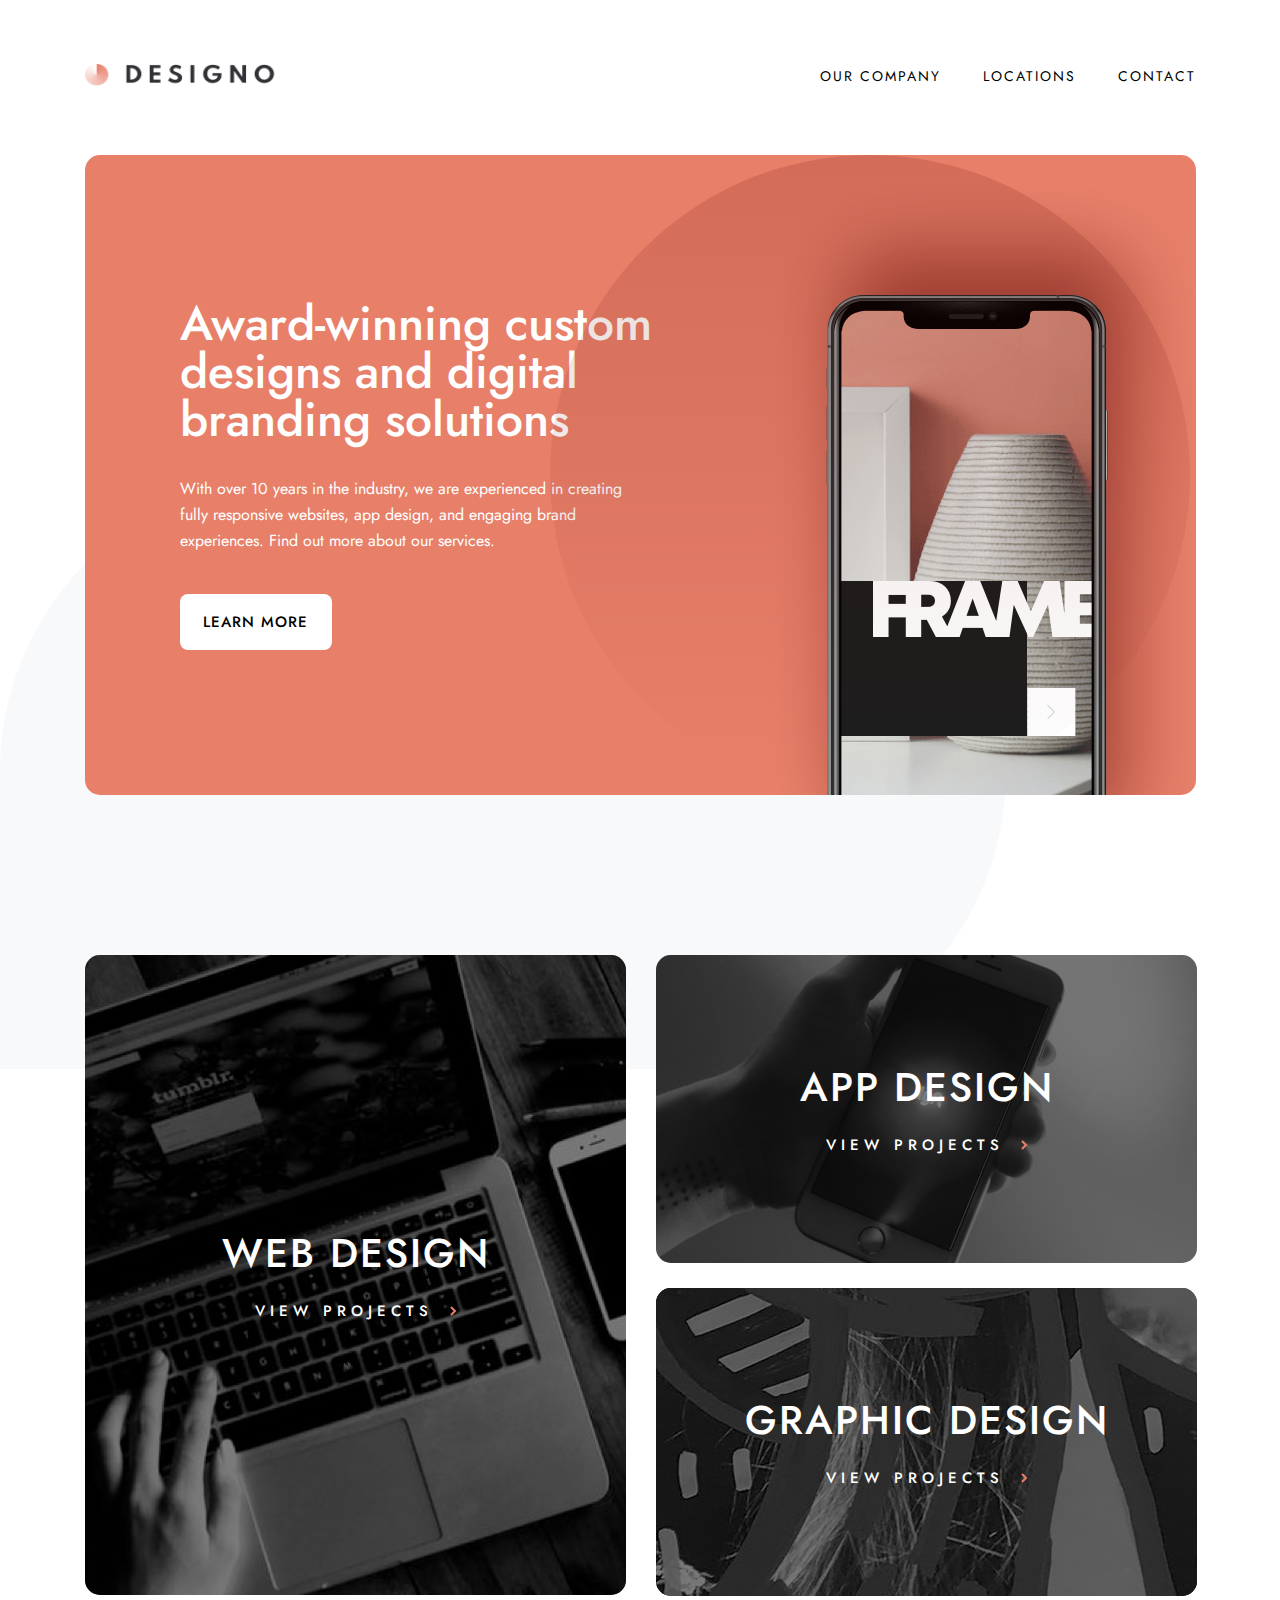
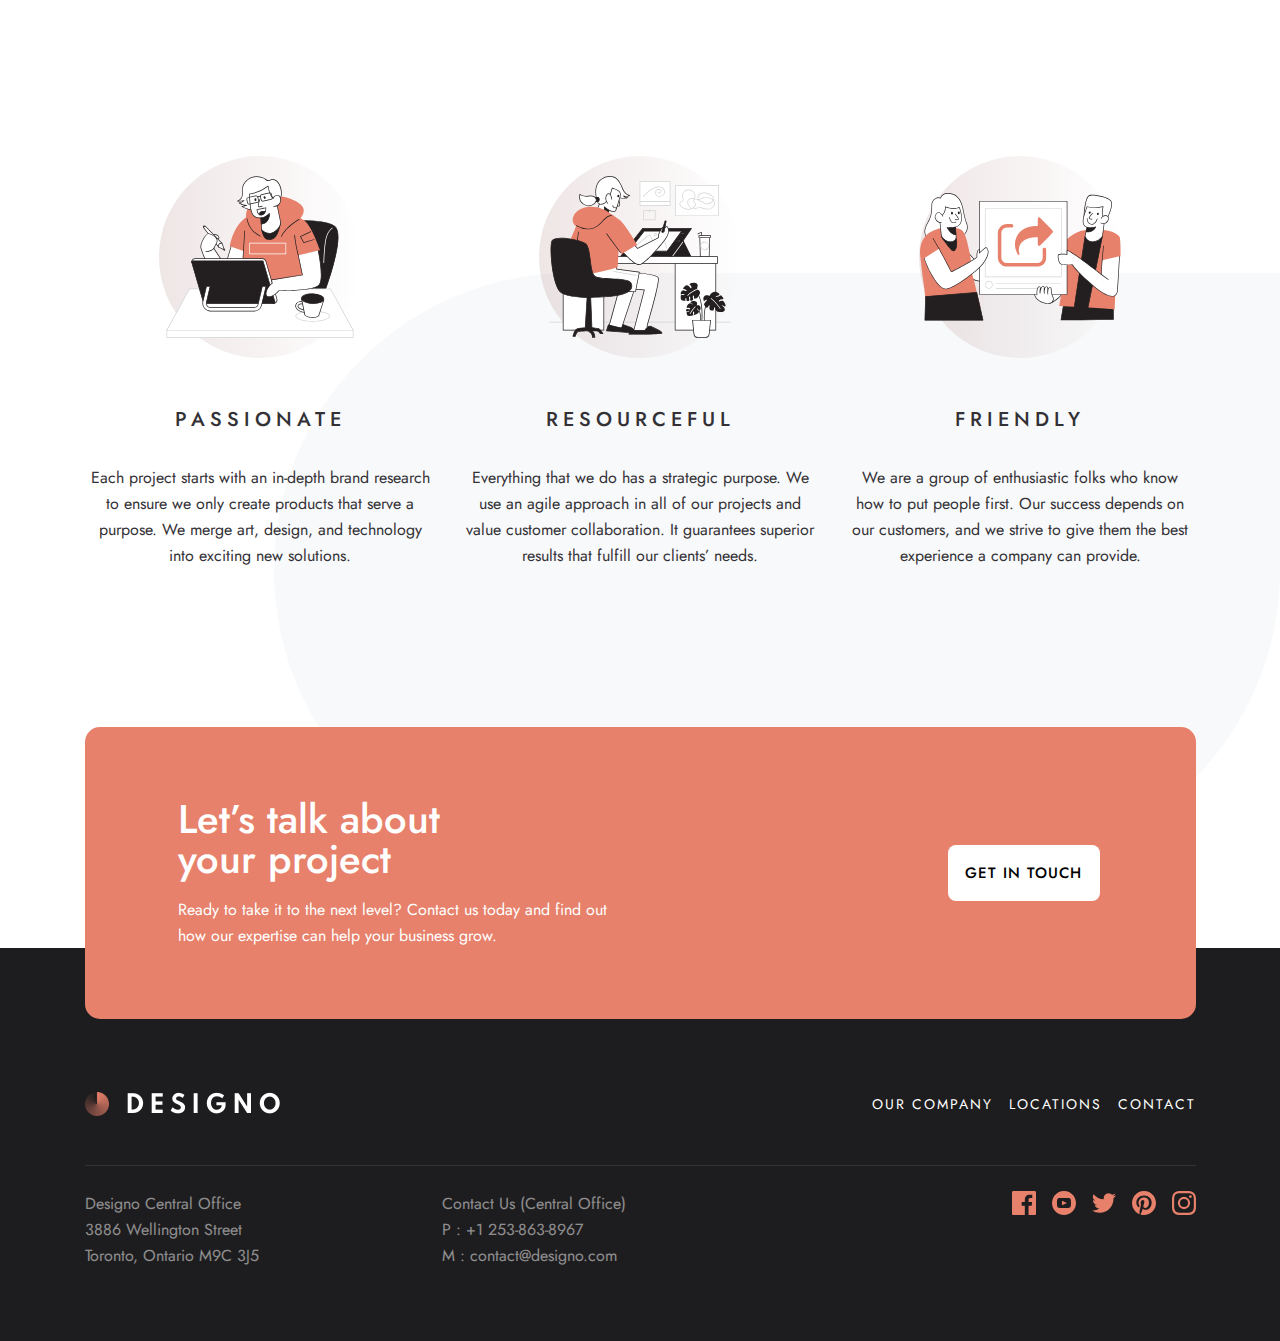
<file: index.html>
<!DOCTYPE html>
<html lang="en">

<head>
  <meta charset="UTF-8">
  <meta name="viewport" content="width=device-width, initial-scale=1.0">
  <meta name="viewport" content="width=device-width, initial-scale = 1.0, 
  maximum-scale=1.0, user-scalable=no" />
  <link rel="stylesheet" href="style.css">
  <link rel="icon" type="image/png" sizes="32x32" href="./assets/favicon-32x32.png">
  <title>Home Page</title>
</head>
<body>
  <div class="container">
    <header>
    <nav>
      <div class="logo">
        <a href="/"><img src="./assets/shared/desktop/logo-dark.png" alt="logo" ></a>
      </div>
      <button class="hamburger__button">
        <img src="./assets/shared/mobile/icon-hamburger.svg" alt="icon-hamburger" class="hamburger__image open">
        <img src="./assets/shared/mobile/icon-close.svg" alt="hamburger-close" class="hamburger__image close">

      </button>
      <ul class="menu">
        <li class="underline"><a href="./about.html">Our Company</a></li>
        <li class="underline"><a href="./locations.html">Locations</a></li>
        <li class="underline"><a href="./contact.html">Contact</a></li>
      </ul>
    </nav>
    </header>
  </div>
  
  <main>
  <section class="section__card">
    <div class="container">
      <div class="card">
        <div class="card__hero">
          <h1 class="card__title">Award-winning custom designs and digital branding solutions</h1>
          <p class="card__description">With over 10 years in the industry, we are experienced in creating fully
            responsive
            websites, app design,
            and engaging brand experiences. Find out more about our services.</p>
          <form method="get" action="./contact.html">
            <button type="submit" class="card__btn btn">Learn more</button>
          </form>
        </div>
        <div class="mobile-div">
          <img src="./assets/home/desktop/image-hero-phone.png" class="card__image" alt="hero phone">
        </div>
      </div>

      <div class="grid__container">
        <div class="web-design__projects web-design__image projects__image-div">
          <a href="./web-design.html">
            <img src="./assets/home/desktop/image-web-design-large.jpg" class="projects__image" alt="web-design large">
            <div class="projects__overlay--dark projects__overlay--peach"></div>
            <div class="projects__textbox projects__textbox-web">
              <h1 class="projects__title mobile-title ">Web Design</h1>
              <p class="projects__description"> View Projects <img src="./assets/shared/desktop/icon-right-arrow.svg"
                  class="projects__arrow" alt="project arrow"></p>
            </div>
          </a>
        </div>
        <div class="app-design__projects  app-design__image projects__image-div margin-top-12">
            <a href="./app-design.html">
              <img src="./assets/home/desktop/image-app-design.jpg" class="projects__image " alt="app design">
              <div class="projects__overlay--dark projects__overlay--small projects__overlay--peach"></div>
              <div class="projects__textbox projects__textbox-app">
                <h1 class="projects__title mobile-title">App Design</h1>
                  <p class="projects__description"> View Projects <img
                      src="./assets/shared/desktop/icon-right-arrow.svg " class="projects__arrow" alt="right arrow"></p>
              </div>
            </a>
        </div>

        <div class="graphic-design__projects graphic-design__image projects__image-div">
          <a href="./graphic-design.html">
            <img src="./assets/home/desktop/image-graphic-design.jpg" class="projects__image" alt="graphic design">
            <div class="projects__overlay--dark projects__overlay--small projects__overlay--peach"></div>
            <div class="projects__textbox projects__textbox-graphic">
              <h1 class="projects__title mobile-title">Graphic Design</h2>
                <p class="projects__description"> View Projects <img src="./assets/shared/desktop/icon-right-arrow.svg"
                    class="projects__arrow" alt="">
                </p>
            </div>
          </a>
        </div>
      </div>
    </div>

    <section class="section__skills">
      <div class="container">
        <div class="flex-row flex-column skills">
          <div class="gap skills__card">
            <div>
              <img src="./assets/home/desktop/illustration-passionate.svg" class="skills__img" alt="illustration-passionate" />
            </div>
            <div class="skills__textbox">
              <h3 class="skills__title">Passionate</h3>
              <p class="skills__description">
                Each project starts with an in-depth brand research to ensure we only create products that serve a
                purpose.
                We merge
                art, design, and technology into exciting new solutions.
              </p>
            </div>
          </div>

          <div class="gap skills__card">
            <div>
              <img src="./assets/home/desktop/illustration-resourceful.svg" class="skills__img" alt="illustration-resourceful" />
            </div>

            <div class="skills__textbox">
              <h3 class="skills__title">Resourceful</h3>
              <p class="skills__description"> Everything that we do has a strategic purpose. We use an agile approach in
                all
                of our projects and value
                customer
                collaboration. It guarantees superior results that fulfill our clients’ needs.
              </p>
            </div>
          </div>

          <div class="skills__card">
            <div>
              <img src="./assets/home/desktop/illustration-friendly.svg" class="skills__img" alt="illustration-friendly" />
            </div>
            <div class="skills__textbox">
              <h3 class="skills__title">Friendly</h3>
              <p class="skills__description"> We are a group of enthusiastic folks who know<br> how to put people first.
                Our
                success depends on our
                customers,
                and we
                strive to give them the best experience a company can provide.
              </p>
            </div>
          </div>
        </div>
      </div>
    </section>

    <section>
      <div class="container">
        <div class="mobile-div">
          <div class="contact-box">
            <div class="contact__textbox">
              <h1 class="contact__title">Let’s talk about your project</h1>
              <p class="contact__description"> Ready to take it to the next level? Contact us today and find out how our
                expertise can help your business grow.
              </p>

            </div>
            <div>

              <form method="get" action="./contact.html">
                <button  type="submit" class="contact__btn btn" >Get in touch</button>
              </form>
            </div>
          </div>
        </div>
      </div>
    </section>

   </main>

    <footer>
      <div class="container">
        <div class="footer__content flex flex-column-mobile">
          <div>
            <a href="/index.html"><img src="./assets/shared/desktop/logo-light.png" alt="logo" class="footer__logo">
            </a>
          </div>
          <div>
            <ul class="flex footer__icons flex-column-mobile">
              <li>
                <a class="footer__links underline" href="./about.html">Our company</a>
              </li>
              <li>
                <a class="footer__links underline" href="./locations.html"> Locations</a>
              </li>
              <li>
                <a class="footer__links underline" href="./contact.html">Contact</a>
              </li>
            </ul>
          </div>
        </div>
        <div class="line">
        </div>
        <div class="footer__bottom flex flex-column-mobile">
          <div class="footer__contact">
            <p>Designo Central Office<br>
              <span>3886 Wellington Street<br>
                Toronto, Ontario M9C 3J5</span>
            </p>
          </div>
          <div class="footer__contact footer__contact--left">
            <p>
              Contact Us (Central Office)<br>
              P : +1 253-863-8967<br>
              M : contact@designo.com</p>
          </div>
          <div class="footer__icons-box">
            <ul class="footer__icons flex ">
               <li>
              <a href="https://www.facebook.com"><img src="./assets/shared/desktop/icon-facebook.svg" alt="icon-facebook" class="socials" /></a>
            </li>
            <li>
              <a href="https://www.Youtube.com" target="_blank"><img src="./assets/shared/desktop/icon-youtube.svg" alt="icon-youtube" class="socials" /></a>
            </li>
            <li>
              <a href="https://www.twitter.com" target="_blank"><img src="./assets/shared/desktop/icon-twitter.svg" alt="icon-twitter" class="socials" /></a>
            </li>
            <li>
              <a href="https://www.pinterest.com" target="_blank"><img src="./assets/shared/desktop/icon-pinterest.svg" alt="icon-pinterest"
                  class="socials" /></a>
            </li>
            <li>
              <a href="https://www.instagram.com" target="_blank"><img src="./assets/shared/desktop/icon-instagram.svg" alt="icon-instagram" /></a>
            </li>
            </ul>
          </div>
        </div>
      </div>
    </footer>
</body>
</html>
</file>
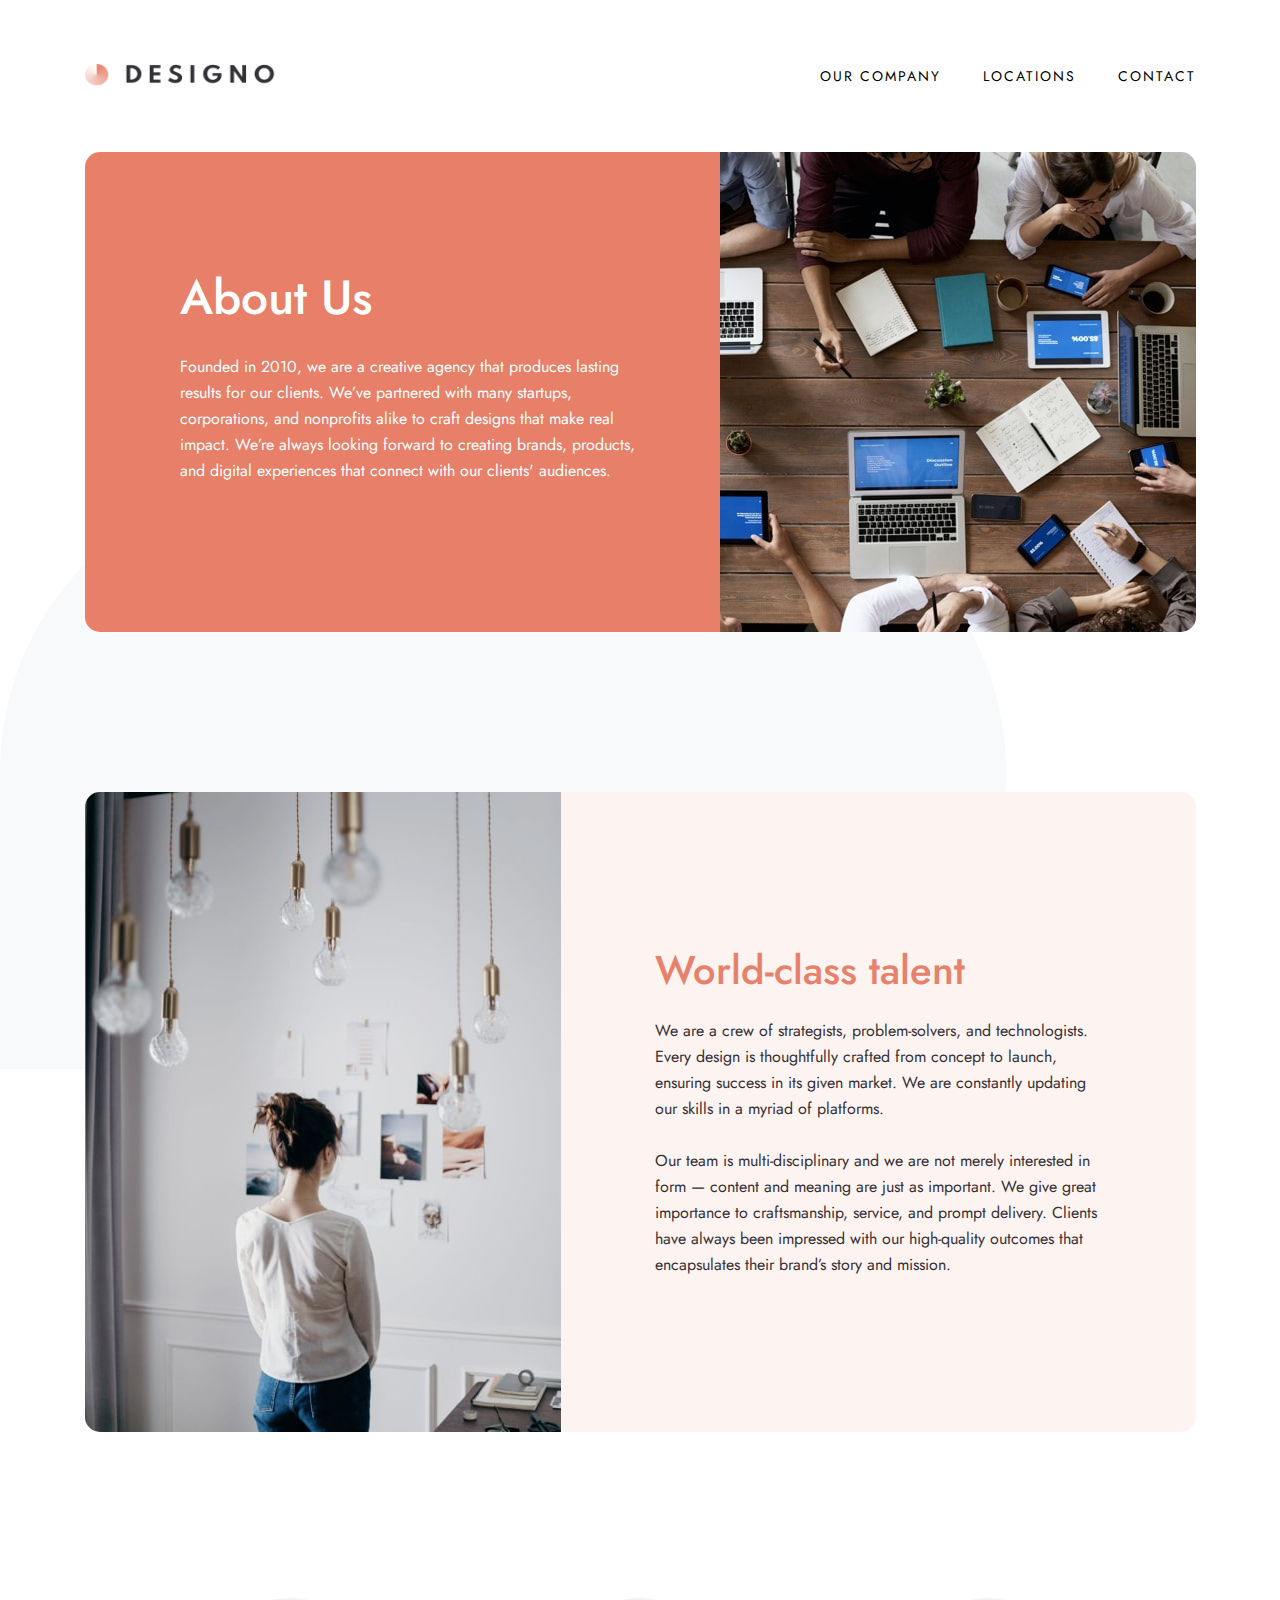
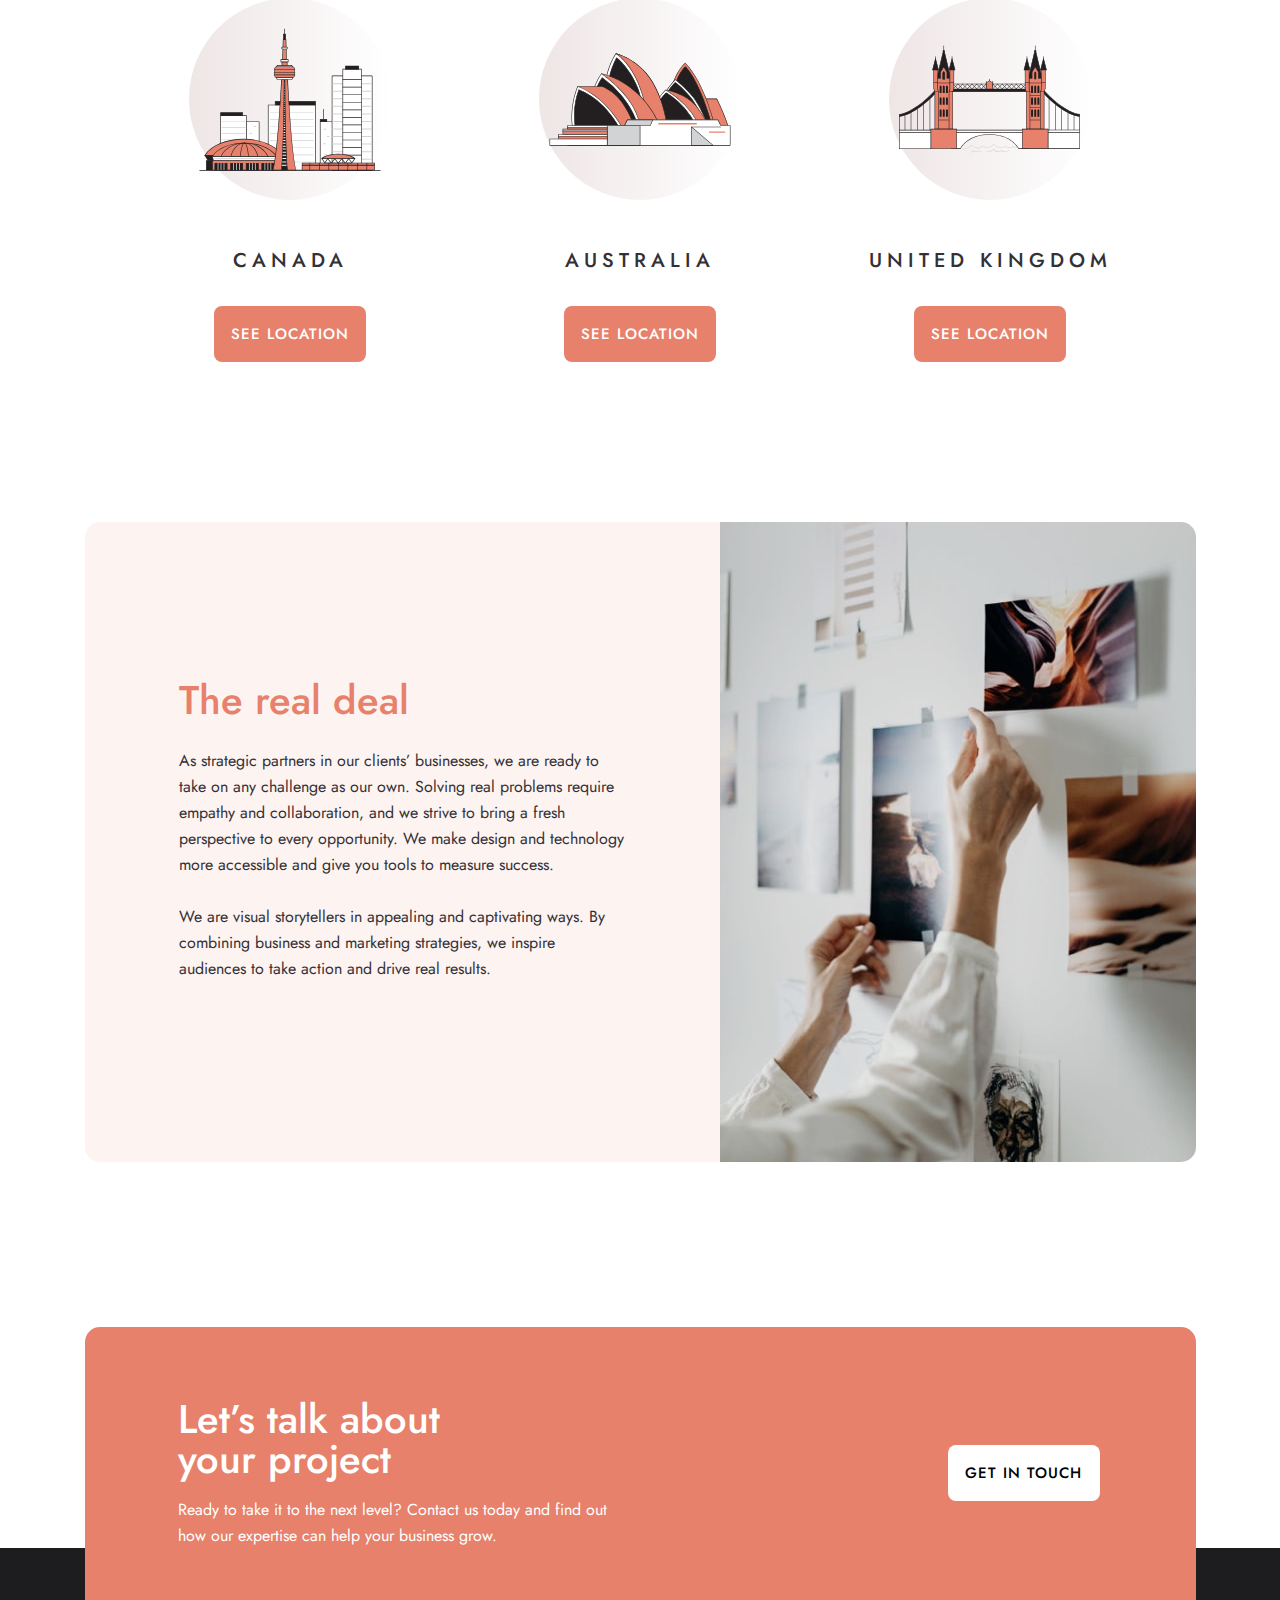
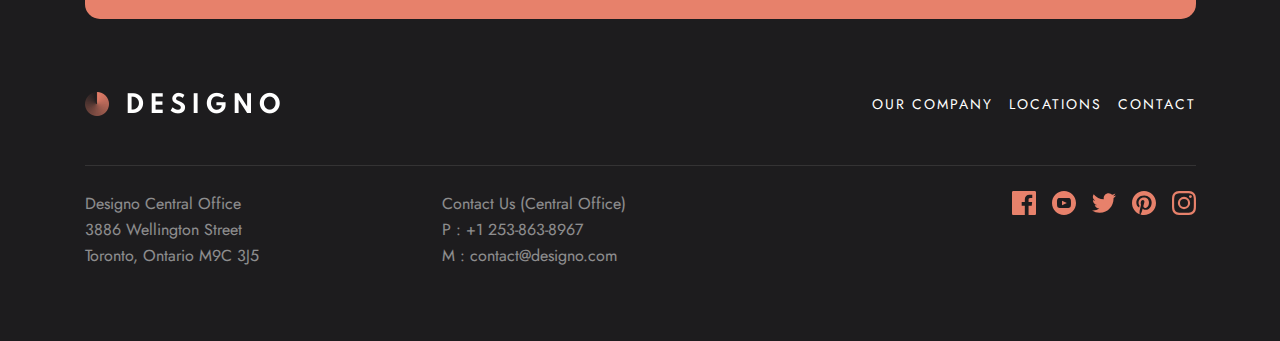
<file: about.html>
<!DOCTYPE html>
<html lang="en">

<head>
  <meta charset="UTF-8">
  <meta name="viewport" content="width=device-width, initial-scale=1.0">
  <meta name="viewport" content="width=device-width, initial-scale = 1.0, 
  maximum-scale=1.0, user-scalable=no" />
  <link rel="icon" type="image/png" sizes="32x32" href="/assets/favicon-32x32.png">
  <title>Company Page</title>
  <link rel="stylesheet" href="style.css">

<body>
  <div class="container">

    <header>
    <nav>
      <div class="logo">
        <a href="/"><img src="./assets/shared/desktop/logo-dark.png" alt="logo">
        </a>
      </div>
     <button class="hamburger__button">
        <img src="./assets/shared/mobile/icon-hamburger.svg" alt="icon-hamburger" class="hamburger__image open">
        <img src="./assets/shared/mobile/icon-close.svg" alt="hamburger-close" class="hamburger__image close">

      </button>
      <ul class="menu">
        <li class="underline"><a href="./about.html">Our Company</a></li>
        <li class="underline"><a href="./locations.html">Locations</a></li>
        <li class="underline"><a href="./contact.html">Contact</a></li>
      </ul>
    </nav>
    </header>
  </div>

  <main>
  <section class="section__card">
    <div class="container">
      <div class="flex flex-reverse ">
        <div class="about">
          <div class="about__hero">
            <h1 class="about__title">About Us</h1>
            <p class="about__description">Founded in 2010, we are a creative agency that produces lasting results for
              our clients.
              We’ve partnered with many startups, corporations, and nonprofits alike to craft designs
              that make real impact. We’re always looking forward to creating brands, products, and
              digital experiences that connect with our clients' audiences.</p>
          </div>
        </div>

        <div class="about__image-div tablet-image">
          <img src="./assets/about/desktop/image-about-hero.jpg" alt="image-about-hero" class="about__image">
          <div class="about__image-display"></div>
        </div>
      </div>
    </div>
  </section>


  <section>
    <div class="container">
      <div class="flex flex-column">
        <div class="talent__image-div tablet-image">
          <img src="./assets/about/desktop/image-world-class-talent.jpg" alt="image-world-class-talent" class="talent__image">
          <div class="talent__image-display"></div>

        </div>
        <div class="talent">
          <div class="talent__textbox">
            <h1 class="talent__title"> World-class talent
            </h1>
            <p class="talent__description"> We are a crew of strategists, problem-solvers, and technologists. Every
              design is thoughtfully crafted from concept to launch, ensuring success in its given market. We are
              constantly updating our skills in a myriad of platforms.<br>
              <br>
              Our team is multi-disciplinary and we are not merely interested in form — content and meaning are just as
              important. We give great importance to craftsmanship, service, and prompt delivery. Clients have always
              been impressed with our high-quality outcomes that encapsulates their brand’s story and mission.
            </p>

          </div>
        </div>
      </div>
    </div>
    </div>
  </section>

  <section>
    <div class="container">
      <div class="flex-row flex-column location-center">
        <div class="  location__card">
          <img src="./assets/shared/desktop/illustration-canada.svg" class="skills__img location__image" alt="illustration-canada" />
          <h3 class="skills__title location__title">Canada</h3>
          <form method="get" action="./locations.html">
            <button type="submit" class="btn btn-peach">see location</button>
          </form>

        </div>

        <div class=" location__card">
          <img src="./assets/shared/desktop/illustration-australia.svg" class="skills__img location__image" alt="" />
          <h3 class="skills__title location__title">australia</h3>
          <form method="get" action="./locations.html">
            <button type="submit" class="btn btn-peach">see location</button>
          </form>

        </div>

        <div class="  location__card">
          <img src="./assets/shared/desktop/illustration-united-kingdom.svg" class="skills__img location__image"
            alt="" />
          <h3 class="skills__title location__title">united kingdom</h3>
          <form method="get" action="./locations.html">
            <button type="submit" class="btn btn-peach">see location</button>
          </form>
        </div>
      </div>

    </div>
  </section>


  <section>
    <div class="container">
      <div class="flex flex-reverse">

        <div class="talent realdeal">
          <div class="talent__textbox">
            <h1 class="talent__title"> The real deal
            </h1>
            <p class="talent__description"> As strategic partners in our clients’ businesses, we are ready to take on
              any challenge as our own. Solving real problems require empathy and collaboration, and we strive to bring
              a fresh perspective to every opportunity. We make design and technology more accessible and give you tools
              to measure success.

              <br>
              <br>
              We are visual storytellers in appealing and captivating ways. By combining business and marketing
              strategies, we inspire audiences to take action and drive real results.
            </p>

          </div>
        </div>
        <div class="realdeal__image-div tablet-image">
          <img src="./assets/about/desktop/image-real-deal.jpg" alt="image-real-deal" class=" realdeal__image">
        </div>
      </div>
    </div>
    </div>
  </section>


  <section>
    <div class="container">
      <div class="mobile-div mobile-div-web">

        <div class="contact-box contact-box-about">
          <div class="contact__textbox">
            <h1 class="contact__title">Let’s talk about your project</h1>
            <p class="contact__description"> Ready to take it to the next level? Contact us today and find out how our
              expertise can help your business grow.
            </p>
          </div>
          <div>
           <form method="get" action="./contact.html">
              <button type="submit" class="contact__btn btn">Get in touch</button>
            </form>
          </div>
        </div>
      </div>
    </div>
  </section>
</main>

  <footer class="new__footer">
    <div class="container">
      <div class="footer__content flex flex-column-mobile">
        <div>
          <a href="/index.html"><img src="./assets/shared/desktop/logo-light.png" alt="logo" class="footer__logo">
            </a>        
          </div>
        <div>
          <ul class="flex footer__icons flex-column-mobile">
            <li>
              <a class="footer__links underline" href="./about.html">Our company</a>
            </li>
            <li>
              <a class="footer__links underline" href="./locations.html"> Locations</a>
            </li>
            <li>
              <a class="footer__links underline" href="./contact.html">Contact</a>
            </li>
          </ul>
        </div>
      </div>
      <div class="line">
      </div>
      <div class="footer__bottom flex flex-column-mobile">
        <div class="footer__contact">
          <p>Designo Central Office<br>
            <span>3886 Wellington Street<br>
              Toronto, Ontario M9C 3J5</span>
          </p>
        </div>
        <div class="footer__contact footer__contact--left">
          <p>
            Contact Us (Central Office)<br>
            P : +1 253-863-8967<br>
            M : contact@designo.com</p>
        </div>
        <div class="footer__icons-box">
          <ul class="footer__icons flex ">
              <li>
              <a href="https://www.facebook.com"><img src="./assets/shared/desktop/icon-facebook.svg" alt="icon-facebook" class="socials" /></a>
            </li>
            <li>
              <a href="https://www.Youtube.com" target="_blank"><img src="./assets/shared/desktop/icon-youtube.svg" alt="icon-youtube" class="socials" /></a>
            </li>
            <li>
              <a href="https://www.twitter.com" target="_blank"><img src="./assets/shared/desktop/icon-twitter.svg" alt="icon-twitter" class="socials" /></a>
            </li>
            <li>
              <a href="https://www.pinterest.com" target="_blank"><img src="./assets/shared/desktop/icon-pinterest.svg" alt="icon-pinterest"
                  class="socials" /></a>
            </li>
            <li>
              <a href="https://www.instagram.com" target="_blank"><img src="./assets/shared/desktop/icon-instagram.svg" alt="icon-instagram" /></a>
            </li>
          </ul>
        </div>
      </div>
    </div>
  </footer>
</body>
</html>
</file>
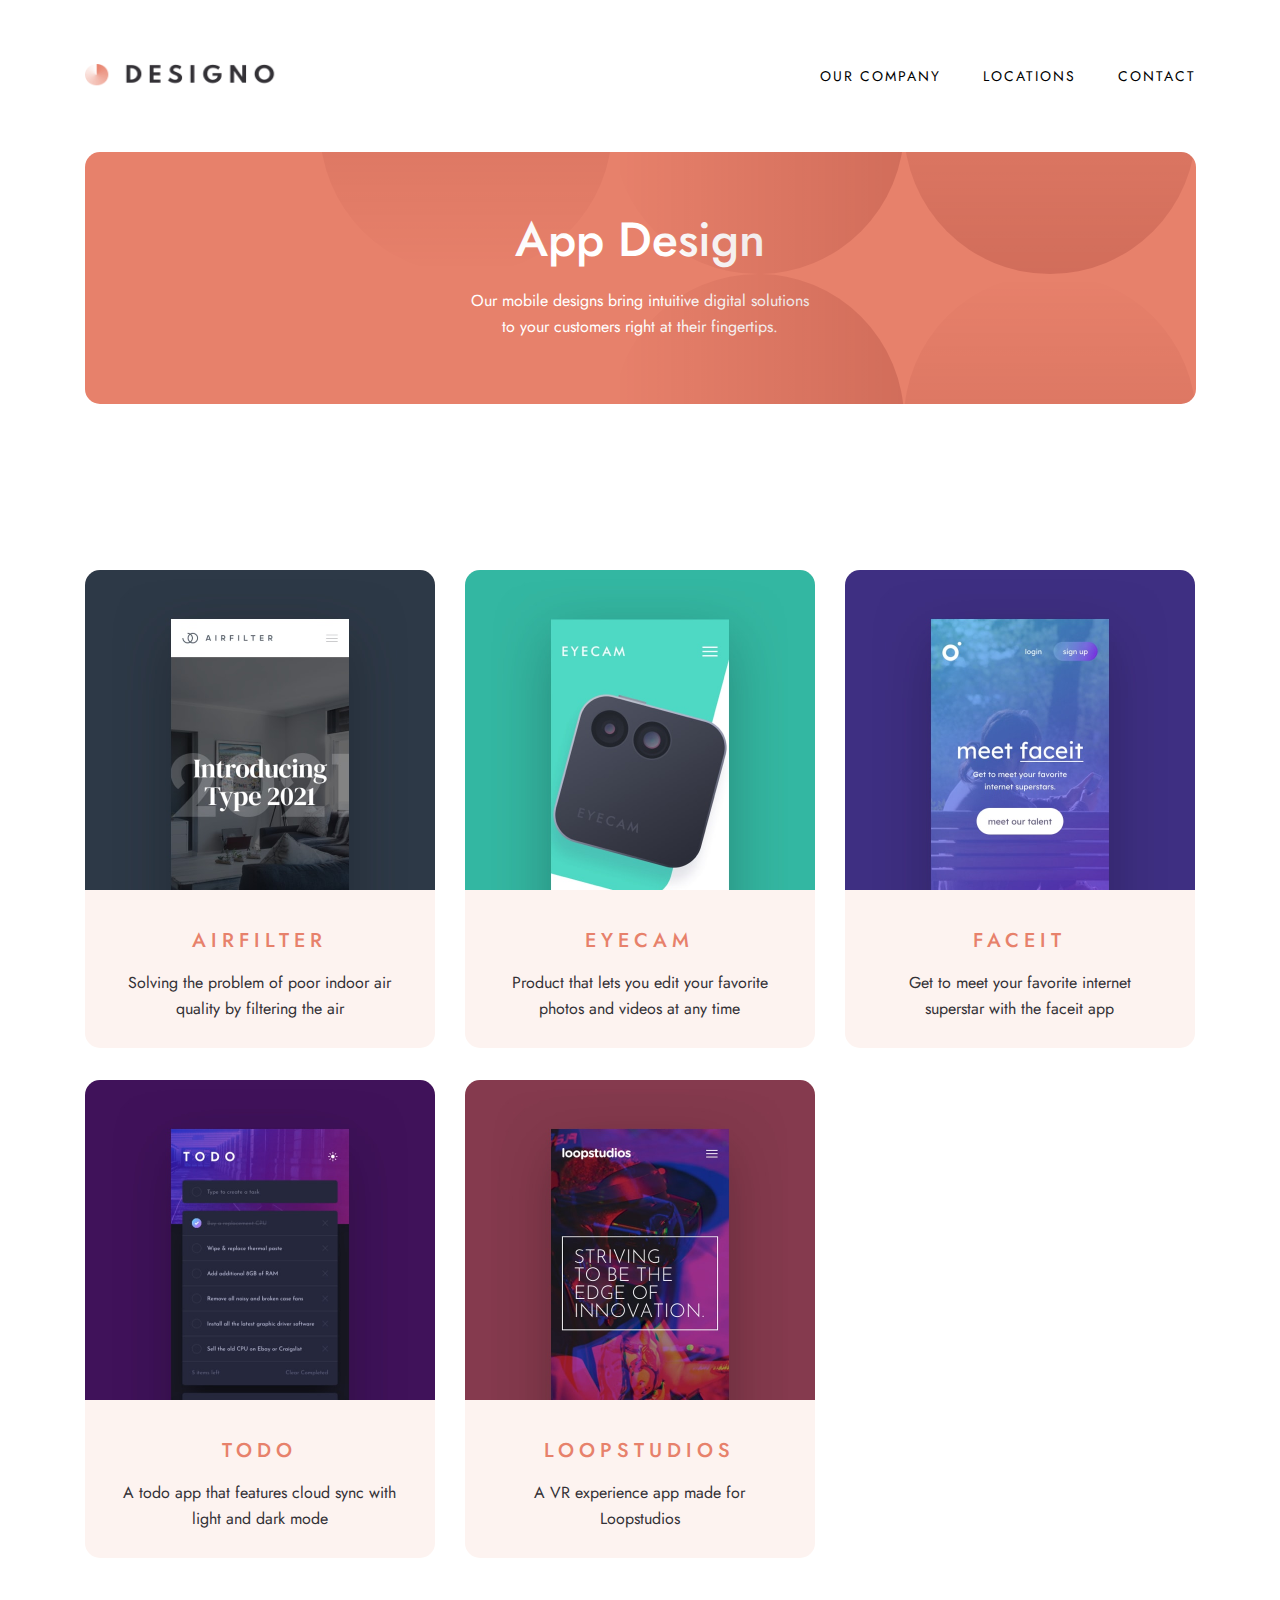
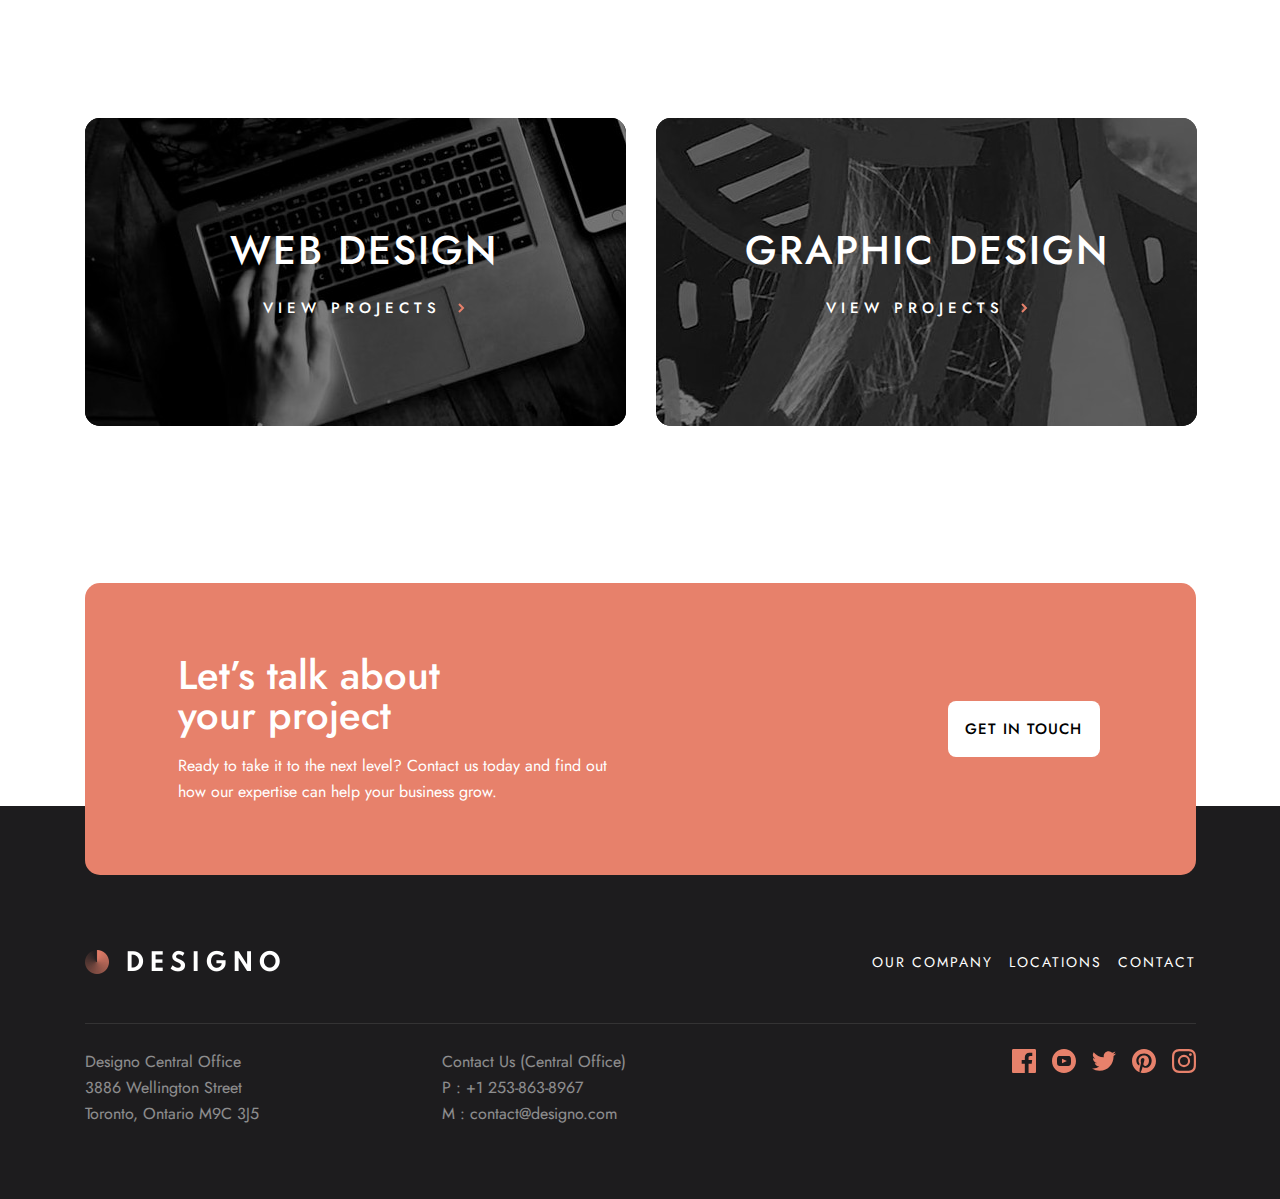
<file: app-design.html>
<!DOCTYPE html>
<html lang="en">

<head>
  <meta charset="UTF-8">
  <meta name="viewport" content="width=device-width, initial-scale=1.0">
  <meta name="viewport" content="width=device-width, initial-scale = 1.0, 
  maximum-scale=1.0, user-scalable=no" />
  <link rel="icon" type="image/png" sizes="32x32" href="/assets/favicon-32x32.png">
  <title>App Design</title>
  <link rel="stylesheet" href="style.css">
</head>

<body>

  <div class="container">
    <header>
    <nav>
      <div class="logo">
        <a href="/"><img src="./assets/shared/desktop/logo-dark.png" alt="logo">
        </a>
      </div>
      <button class="hamburger__button">
        <img src="./assets/shared/mobile/icon-hamburger.svg" alt="icon-hamburger" class="hamburger__image open">
        <img src="./assets/shared/mobile/icon-close.svg" alt="hamburger-close" class="hamburger__image close">

      </button>
      <ul class="menu">
        <li class="underline"><a href="./about.html">Our Company</a></li>
        <li class="underline"><a href="./locations.html">Locations</a></li>
        <li class="underline"><a href="./contact.html">Contact</a></li>
      </ul>
    </nav>
    </header>
  </div>

   <main>
  <section class="card-section">
    <div class="container">
      <div class="title-card">
        <div class="center title-card__content">
          <h1 class="white title-card__heading">App Design</h1>
          <p class="white title-card__description"> Our mobile designs bring intuitive digital solutions<br> to your
            customers right at their fingertips.</p>
        </div>
      </div>
    </div>


    <section class="showcase">
      <div class="container">
        <div class="showcase__container showcase__container-x5">
          <div class="showcase__item-1 showcase__card">
            <img src="./assets/app-design/desktop/image-airfilter.jpg" class="showcase__image" alt="airfilter">
            <div class="showcase__bottom-card center">
              <h4 class="showcase__title">Airfilter</h4>
              
              <p class="showcase__description">
                Solving the problem of poor indoor air<br> quality by filtering the air
              </p>
            </div>
          </div>
          <div class="showcase__item-2 showcase__card">
            <img src="./assets/app-design/desktop/image-eyecam.jpg" class="showcase__image" alt="eyecam">
            <div class="showcase__bottom-card center">
              <h4 class="showcase__title"> Eyecam</h4>
              <p class="showcase__description">
                Product that lets you edit your favorite<br> photos and videos at any time
              </p>
            </div>
          </div>
          <div class="showcase__item-3 showcase__card">
            <img src="./assets/app-design/desktop/image-faceit.jpg" class="showcase__image" alt="faceit">
            <div class="showcase__bottom-card center">
              <h4 class="showcase__title">Faceit</h4>
              <p class="showcase__description">
                Get to meet your favorite internet<br> superstar with the faceit app
              </p>
            </div>
          </div>
          <div class="showcase__item-4 showcase__card">
            <img src="./assets/app-design/desktop/image-todo.jpg" class="showcase__image" alt="todo">
            <div class="showcase__bottom-card center showcase__card-padding">
              <h4 class="showcase__title">Todo</h4>
              <p class="showcase__description">
                A todo app that features cloud sync with<br> light and dark mode
              </p>
            </div>
          </div>
          <div class="showcase__item-5 showcase__card">
            <img src="./assets/app-design/desktop/image-loopstudios.jpg" class="showcase__image" alt="loopstudios">
            <div class="showcase__bottom-card center">
              <h4 class="showcase__title"> Loopstudios
              </h4>
              <p class="showcase__description">
                A VR experience app made for<br> Loopstudios

              </p>
            </div>
          </div>

        </div>
      </div>
    </section>


    <section>
      <div class="container">
        <div class="flex projects__two-card">
          <div class="web-design__projects web-design__image projects__image-div margin-bottom-24px">
            <a href="./web-design.html">
              <img src="./assets/home/desktop/image-web-design-small.jpg" class="projects__image " alt="web-design">
              <div class="projects__overlay--dark projects__overlay--small projects__overlay--peach"></div>
              <div class="projects__textbox projects__textbox-web-small">
                <h1 class="projects__title mobile-title">Web Design</h1>
                <p class="projects__description"> View Projects <img src="./assets/shared/desktop/icon-right-arrow.svg "
                    class="projects__arrow" alt="arrow"></p>
              </div>
            </a>
          </div>
          <div class="graphic-design__projects graphic-design__image projects__image-div margin-left-30">
            <a href="./graphic-design.html">
              <img src="./assets/home/desktop/image-graphic-design.jpg" class="projects__image" alt="graphic-design">
              <div class="projects__overlay--dark projects__overlay--small projects__overlay--peach"></div>
              <div class="projects__textbox projects__textbox-graphic">
                <h1 class="projects__title mobile-title">Graphic Design</h2>
                  <p class="projects__description"> View Projects <img src="./assets/shared/desktop/icon-right-arrow.svg"
                      class="projects__arrow" alt="arrow">
                  </p>
              </div>
            </a>
          </div>
        </div>
      </div>
    </section>

    <section>
      <div class="container">
        <div class="mobile-div mobile-div-web">
          <div class="contact-box contact-box-app">
            <div class="contact__textbox">
              <h1 class="contact__title">Let’s talk about your project</h1>
              <p class="contact__description"> Ready to take it to the next level? Contact us today and find out how our
                expertise can help your business grow.
              </p>

            </div>
            <div>
              <form method="get" action="./contact.html">
              <button type="submit" class="contact__btn btn">Get in touch</button>
            </form>
            </div>
          </div>
        </div>
      </div>
    </section>
  </main>

    <footer class="new__footer">
      <div class="container">
        <div class="footer__content flex flex-column-mobile">
          <div>
            <a href="/index.html"><img src="./assets/shared/desktop/logo-light.png" alt="logo" class="footer__logo">
            </a>         
             </div>
          <div>
            <ul class="flex footer__icons flex-column-mobile">
              <li>
                <a class="footer__links underline" href="./about.html">Our company</a>
              </li>
              <li>
                <a class="footer__links underline" href="./locations.html"> Locations</a>
              </li>
              <li>
                <a class="footer__links underline" href="./contact.html">Contact</a>
              </li>
            </ul>
          </div>
        </div>
        <div class="line">
        </div>
        <div class="footer__bottom flex flex-column-mobile">
          <div class="footer__contact">
            <p>Designo Central Office<br>
              <span>3886 Wellington Street<br>
                Toronto, Ontario M9C 3J5</span>
            </p>
          </div>
          <div class="footer__contact footer__contact--left">
            <p>
              Contact Us (Central Office)<br>
              P : +1 253-863-8967<br>
              M : contact@designo.com</p>
          </div>
          <div class="footer__icons-box">
            <ul class="footer__icons flex ">
                <li>
              <a href="https://www.facebook.com"><img src="./assets/shared/desktop/icon-facebook.svg" alt="icon-facebook" class="socials" /></a>
            </li>
            <li>
              <a href="https://www.Youtube.com" target="_blank"><img src="./assets/shared/desktop/icon-youtube.svg" alt="icon-youtube" class="socials" /></a>
            </li>
            <li>
              <a href="https://www.twitter.com" target="_blank"><img src="./assets/shared/desktop/icon-twitter.svg" alt="icon-twitter" class="socials" /></a>
            </li>
            <li>
              <a href="https://www.pinterest.com" target="_blank"><img src="./assets/shared/desktop/icon-pinterest.svg" alt="icon-pinterest"
                  class="socials" /></a>
            </li>
            <li>
              <a href="https://www.instagram.com" target="_blank"><img src="./assets/shared/desktop/icon-instagram.svg" alt="icon-instagram" /></a>
            </li>
            </ul>
          </div>
        </div>
      </div>
    </footer>
</body>
</html>
</file>
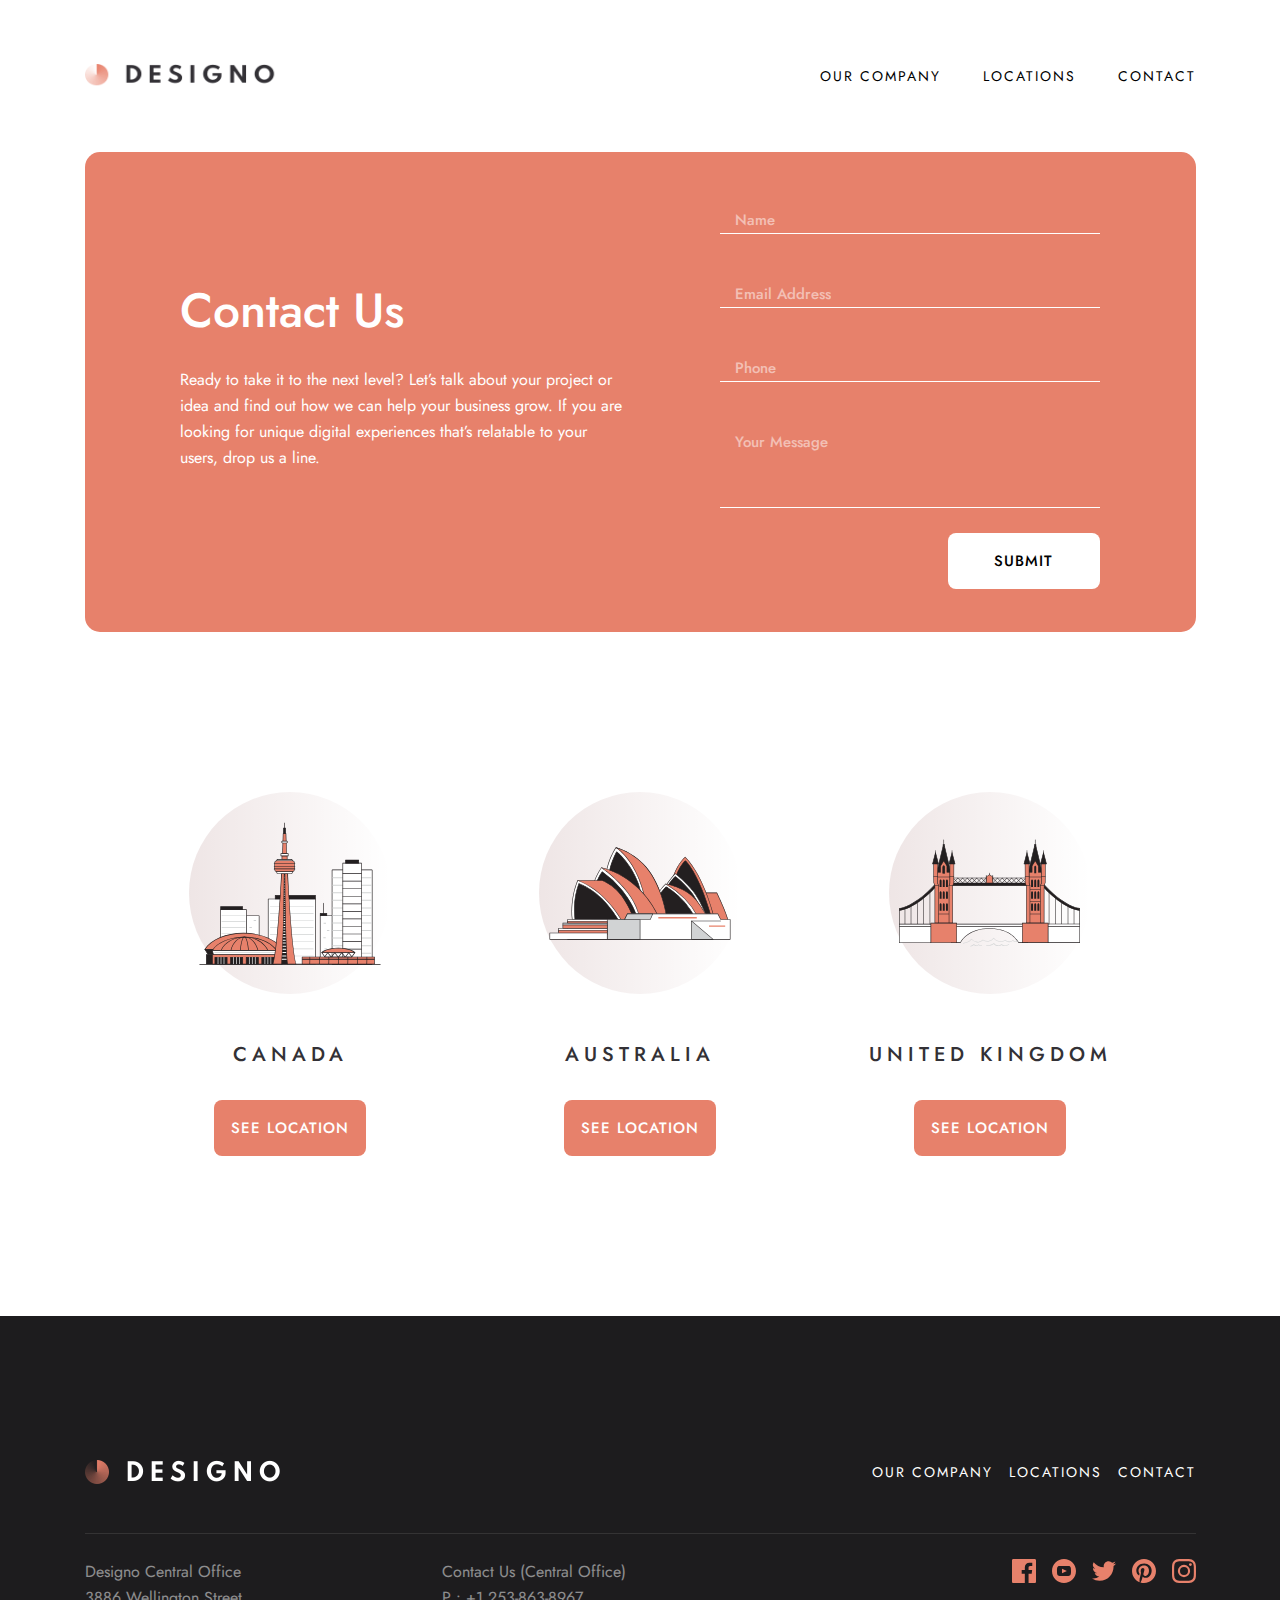
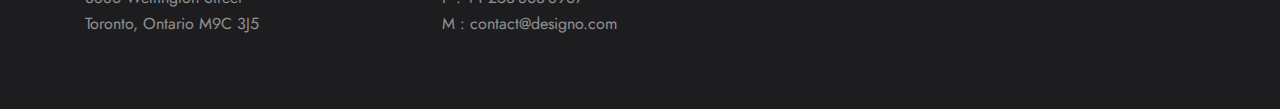
<file: contact.html>
<!DOCTYPE html>
<html lang="en">

<head>
  <meta charset="UTF-8">
  <meta name="viewport" content="width=device-width, initial-scale=1.0">
  <meta name="viewport" content="width=device-width, initial-scale = 1.0, 
  maximum-scale=1.0, user-scalable=no" />
  <link rel="icon" type="image/png" sizes="32x32" href="/assets/favicon-32x32.png">
  <title>Contact Page</title>
  <link rel="stylesheet" href="style.css">
</head>

<body>
  <div class="container">
    <header>
    <nav>
      <div class="logo">
        <a href="/index.html"><img src="./assets/shared/desktop/logo-dark.png" alt="logo">
        </a>
      </div>
      <button class="hamburger__button">
        <img src="./assets/shared/mobile/icon-hamburger.svg" alt="icon-hamburger" class="hamburger__image open">
        <img src="./assets/shared/mobile/icon-close.svg" alt="hamburger-close" class="hamburger__image close">

      </button>
      <ul class="menu">
        <li class="underline"><a target="_blank" href="./about.html">Our Company</a></li>
        <li class="underline"><a target="_blank" href="./locations.html">Locations</a></li>
        <li class="underline"><a target="_blank" href="./contact.html">Contact</a></li>
      </ul>
    </nav>
    </header>
  </div>
<main>
  <section class="contact-section">
    <div class="container">
      <div class="contact-us__card flex flex-column">
        <div class="contact-us__textbox">
          <h1 class="contact-us__title">Contact Us</h1>
          <p>Ready to take it to the next level? Let’s talk about your project or idea and find out how we can help your
            business grow. If you are looking for unique digital experiences that’s relatable to your users, drop us a
            line.</p>
        </div>
        <div class="contact-us__form">
          <form id="contact-form">
            <div class="form-item">
              <label for="name"></label>
              <input type="text" id="name" placeholder="Name">
              <p class="italic">Can't be empty</p>
            </div>

            <div class="form-item">
              <label for="email"></label>
              <input type="email" id="email" placeholder="Email Address">
              <p class="italic">Email invalid</p>
            </div>

            <div class="form-item">
              <label for="Phone"></label>
              <input type="text" id="phone" placeholder="Phone">
              <p class="italic">Can't be empty</p>
            </div>

            <div class="form-item">
              <label for="textarea"></label>
              <textarea placeholder="Your Message" name="Message" id="message" cols="3" rows="3"></textarea>
              <p class="italic">Can't be empty</p>
            </div>
            <button class="btn contact__btn-left" id="submit" type="submit" form="contact-form">SUBMIT</button>
          </form>
        </div>
      </div>
    </div>
  </section>

  <section>
    <div class="container">
      <div class="flex-row flex-column location-center">
        <div class="  location__card">
          <img src="./assets/shared/desktop/illustration-canada.svg" class="skills__img location__image" alt="illustration-canada" />
          <h3 class="skills__title location__title">Canada</h3>
          <form method="get" action="./locations.html">
            <button type="submit" class="btn btn-peach">see location</button>
          </form>
        </div>

        <div class=" location__card">
          <img src="./assets/shared/desktop/illustration-australia.svg" class="skills__img location__image" alt="illustration-australia" />
          <h3 class="skills__title location__title">australia</h3>
          <form method="get" action="./locations.html">
            <button type="submit" class="btn btn-peach">see location</button>
          </form>
        </div>

        <div class="location__card">
          <img src="./assets/shared/desktop/illustration-united-kingdom.svg" class="skills__img location__image"
            alt="" />
          <h3 class="skills__title location__title">united kingdom</h3>
          <form method="get" action="./locations.html">
            <button type="submit" class="btn btn-peach">see location</button>
          </form>
        </div>
      </div>

    </div>
  </section>
  </main>

  <footer class="footer__contact-page">
    <div class="container">
      <div class="footer__content flex flex-column-mobile">
        <div>
            <a href="/index.html"><img src="./assets/shared/desktop/logo-light.png" alt="logo" class="footer__logo">
            </a>        
          </div>
        <div>
          <ul class="flex footer__icons flex-column-mobile">
            <li>
              <a target="_blank" class="footer__links underline" href="./about.html">Our company</a>
            </li>
            <li>
              <a target="_blank" class="footer__links underline" href="./locations.html"> Locations</a>
            </li>
            <li>
              <a target="_blank" class="footer__links underline" href="./contact.html">Contact</a>
            </li>
          </ul>
        </div>
      </div>
      <div class="line">
      </div>
      <div class="footer__bottom flex flex-column-mobile">
        <div class="footer__contact">
          <p>Designo Central Office<br>
            <span>3886 Wellington Street<br>
              Toronto, Ontario M9C 3J5</span>
          </p>
        </div>
        <div class="footer__contact footer__contact--left">
          <p>
            Contact Us (Central Office)<br>
            P : +1 253-863-8967<br>
            M : contact@designo.com</p>
        </div>
        <div class="footer__icons-box">
          <ul class="footer__icons flex ">
            <li>
              <a href="https://www.facebook.com"><img src="./assets/shared/desktop/icon-facebook.svg" alt="icon-facebook" class="socials" /></a>
            </li>
            <li>
              <a href="https://www.Youtube.com" target="_blank"><img src="./assets/shared/desktop/icon-youtube.svg" alt="icon-youtube" class="socials" /></a>
            </li>
            <li>
              <a href="https://www.twitter.com" target="_blank"><img src="./assets/shared/desktop/icon-twitter.svg" alt="icon-twitter" class="socials" /></a>
            </li>
            <li>
              <a href="https://www.pinterest.com" target="_blank"><img src="./assets/shared/desktop/icon-pinterest.svg" alt="icon-pinterest"
                  class="socials" /></a>
            </li>
            <li>
              <a href="https://www.instagram.com" target="_blank"><img src="./assets/shared/desktop/icon-instagram.svg" alt="icon-instagram" /></a>
            </li>
          </ul>
        </div>
      </div>
    </div>
  </footer>
</body>
</html>
</file>
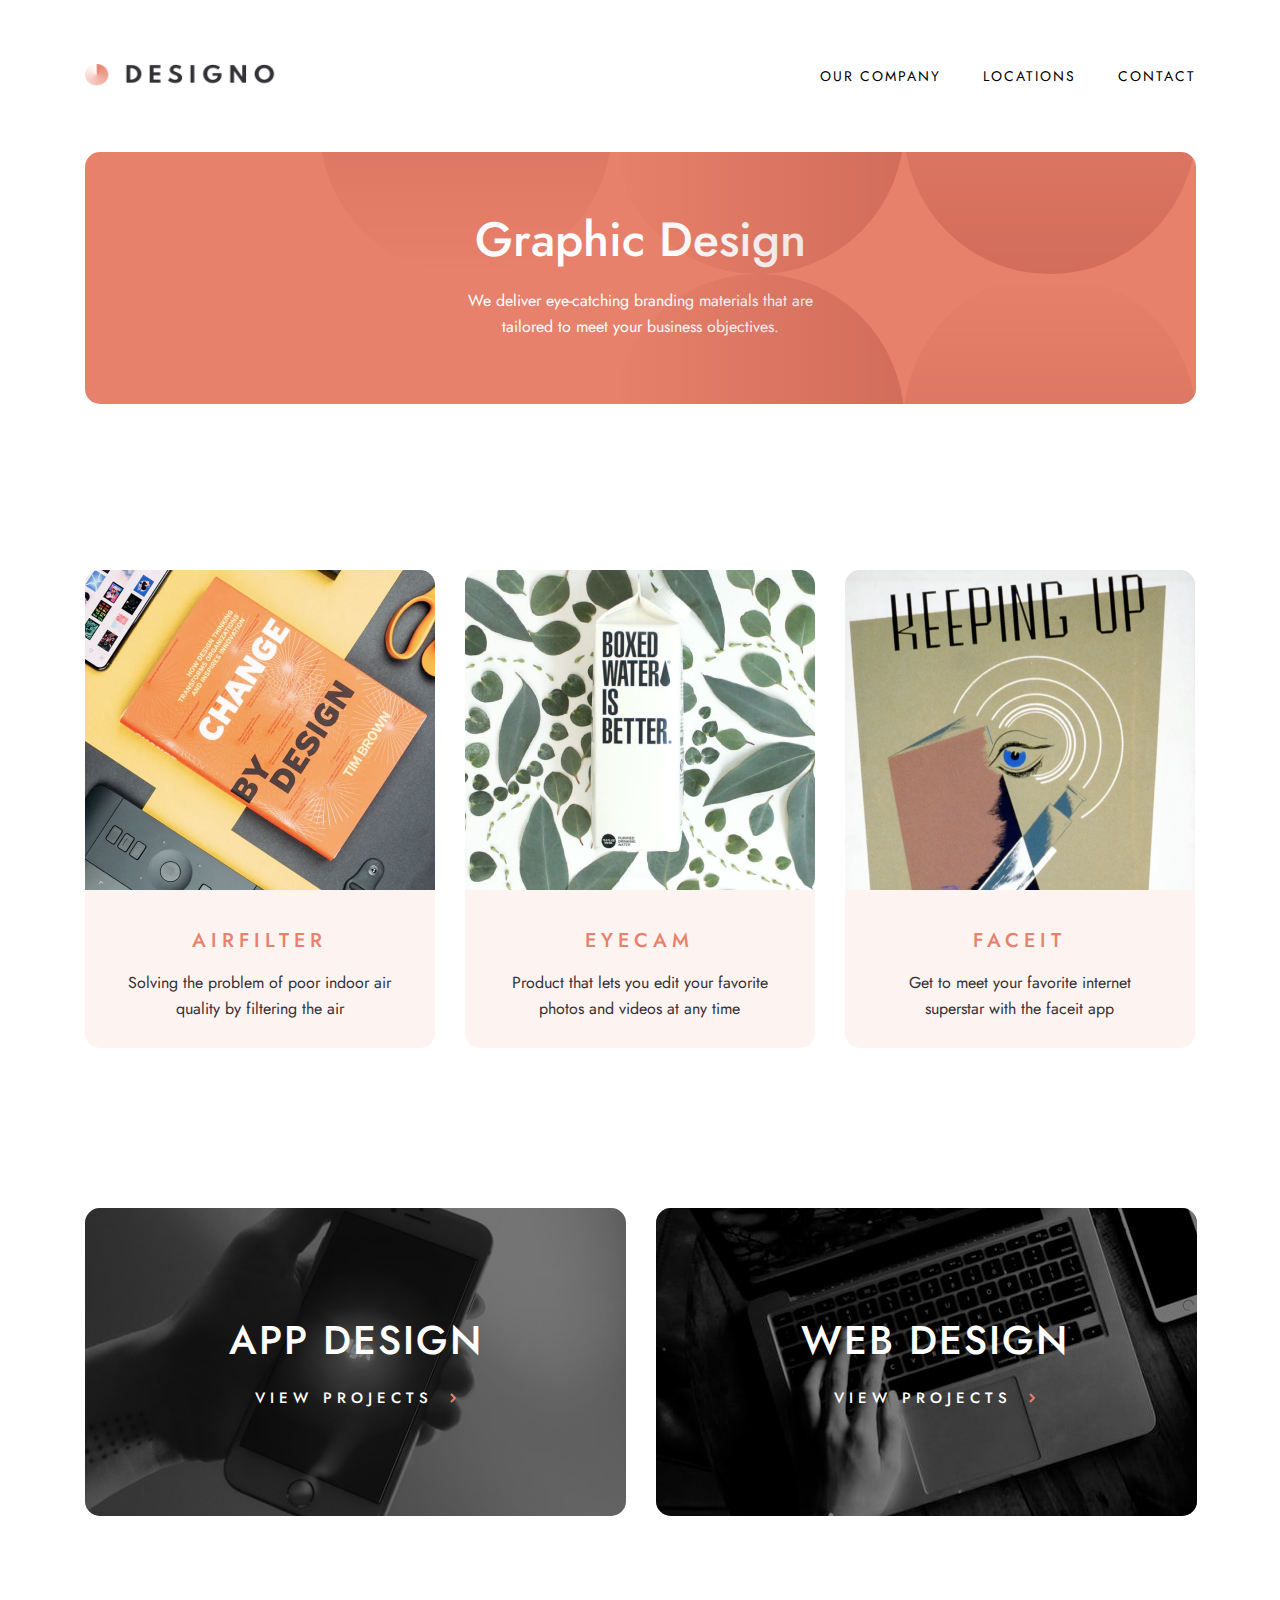
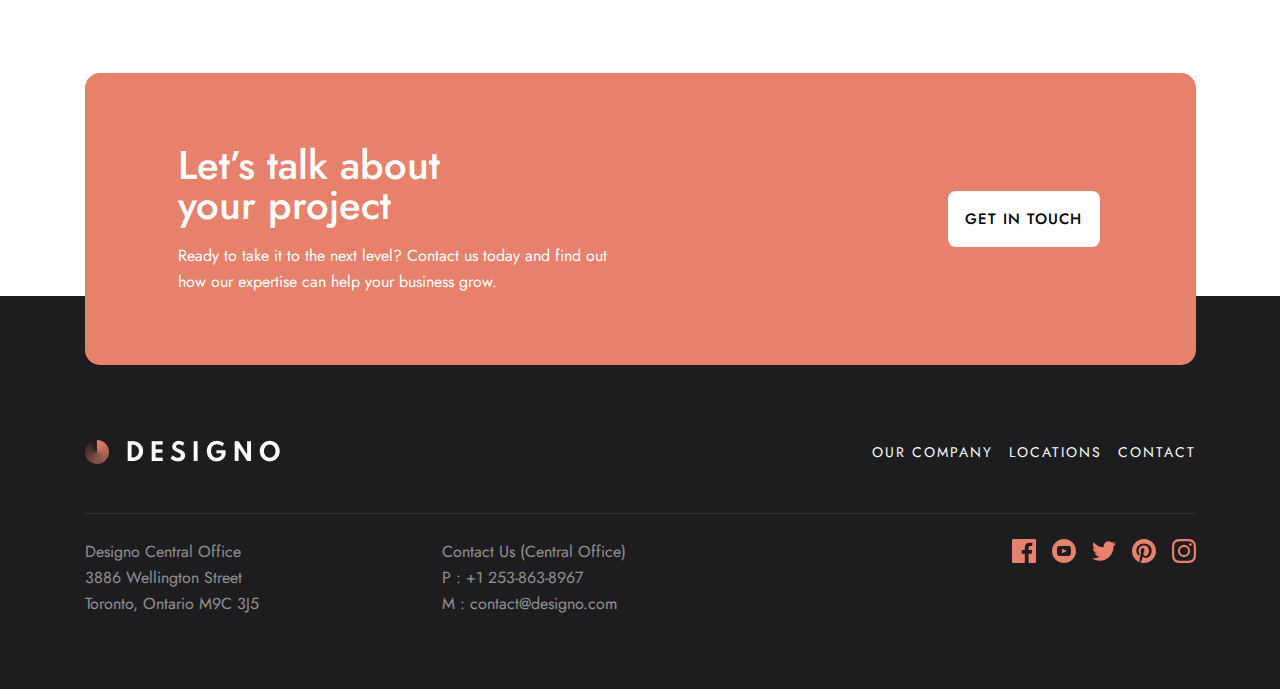
<file: graphic-design.html>
<!DOCTYPE html>
<html lang="en">

<head>
    <meta charset="UTF-8">
  <meta name="viewport" content="width=device-width, initial-scale=1.0">
  <meta name="viewport" content="width=device-width, initial-scale = 1.0, 
  maximum-scale=1.0, user-scalable=no" />
  <link rel="icon" type="image/png" sizes="32x32" href="/assets/favicon-32x32.png">
  <link rel="stylesheet" href="style.css">
  <title>Graphic Design</title>
</head>
<body>

  <div class="container">
    <header>
    <nav>
      <div class="logo">
        <a href="./index.html"><img src="./assets/shared/desktop/logo-dark.png" alt="logo" >
        </a>
      </div>
      <button class="hamburger__button">
        <img src="./assets/shared/mobile/icon-hamburger.svg" alt="icon-hamburger" class="hamburger__image open">
        <img src="./assets/shared/mobile/icon-close.svg" alt="hamburger-close" class="hamburger__image close">

      </button>
      <ul class="menu">
        <li class="underline"><a href="./about.html">Our Company</a></li>
        <li class="underline"><a href="./locations.html">Locations</a></li>
        <li class="underline"><a href="./contact.html">Contact</a></li>
      </ul>
    </nav>
    </header>
  </div>
<main>
  <section class="card-section">
    <div class="container">
      <div class="title-card">
        <div class="center title-card__content">
          <h1 class="white title-card__heading">Graphic Design</h1>
          <p class="white title-card__description"> We deliver eye-catching branding materials that are<br> tailored to
            meet your business objectives.</p>
        </div>
      </div>
    </div>


    <section class="showcase">
      <div class="container">
        <div class="showcase__container-x3">
          <div class="showcase__item-1 showcase__card">
            <img src="./assets/graphic-design/desktop/image-change.jpg" class="showcase__image" alt="change">
            <div class="showcase__bottom-card center">
              <h4 class="showcase__title">Airfilter</h4>
              <p class="showcase__description">
                Solving the problem of poor indoor air<br> quality by filtering the air
              </p>
            </div>
          </div>
          <div class="showcase__item-2 showcase__card">
            <img src="./assets/graphic-design/desktop/image-boxed-water.jpg" class="showcase__image" alt="boxed-water">
            <div class="showcase__bottom-card center">
              <h4 class="showcase__title"> Eyecam</h4>
              <p class="showcase__description">
                Product that lets you edit your favorite<br> photos and videos at any time
              </p>
            </div>
          </div>
          <div class="showcase__item-3 showcase__card">
            <img src="./assets/graphic-design/desktop/image-science.jpg" class="showcase__image" alt="science">
            <div class="showcase__bottom-card center">
              <h4 class="showcase__title">Faceit</h4>
              <p class="showcase__description">
                Get to meet your favorite internet<br> superstar with the faceit app </p>
            </div>
          </div>
        </div>
      </div>
    </section>

    <section>
      <div class="container">
        <div class="flex projects__two-card">
          <div class="app-design__projects  app-design__image projects__image-div margin-bottom-24px">
            <a href="./app-design.html">
              <img src="./assets/home/desktop/image-app-design.jpg" class="projects__image " alt="">
              <div class="projects__overlay--dark projects__overlay--small projects__overlay--peach"></div>
              <div class="projects__textbox projects__textbox-app">
                <h1 class="projects__title mobile-title">App Design</h2>
                  <p class="projects__description"> View Projects <img
                      src="./assets/shared/desktop/icon-right-arrow.svg " class="projects__arrow" alt=""></p>
              </div>
            </a>


          </div>
          <div class="web-design__projects web-design__image projects__image-div margin-left-30">
            <a href="./web-design.html">
              <img src="./assets/home/desktop/image-web-design-small.jpg" class="projects__image " alt="">
              <div class="projects__overlay--dark projects__overlay--small projects__overlay--peach"></div>
              <div class="projects__textbox projects__textbox-web-small">
                <h1 class="projects__title mobile-title">Web Design</h1>
                <p class="projects__description"> View Projects <img src="./assets/shared/desktop/icon-right-arrow.svg "
                    class="projects__arrow" alt=""></p>
              </div>
            </a>
          </div>
        </div>
      </div>
    </section>


    <section>
      <div class="container">
        <div class="mobile-div mobile-div-web">
          <div class="contact-box contact-box-graphic">
            <div class="contact__textbox">
              <h2 class="contact__title">Let’s talk about your project</h2>
              <p class="contact__description"> Ready to take it to the next level? Contact us today and find out how
                our
                expertise can help your business grow.
              </p>

            </div>
            <div>
              <form method="get" action="./contact.html">
                <button type="submit" class="contact__btn btn">Get in touch</button>
              </form>
            </div>
          </div>
        </div>
      </div>
    </section>
  </main>

    <footer class="new__footer">
      <div class="container">
        <div class="footer__content flex flex-column-mobile">
          <div>
           <a href="/index.html"><img src="./assets/shared/desktop/logo-light.png" alt="logo" class="footer__logo">
            </a>
          </div>
          <div>
            <ul class="flex footer__icons flex-column-mobile">
              <li>
                <a class="footer__links underline" href="./about.html">Our company</a>
              </li>
              <li>
                <a class="footer__links underline" href="./locations.html"> Locations</a>
              </li>
              <li>
                <a class="footer__links underline" href="./contact.html">Contact</a>
              </li>
            </ul>
          </div>
        </div>
        <div class="line">
        </div>
        <div class="footer__bottom flex flex-column-mobile">
          <div class="footer__contact">
            <p>Designo Central Office<br>
              <span>3886 Wellington Street<br>
                Toronto, Ontario M9C 3J5</span>
            </p>
          </div>
          <div class="footer__contact footer__contact--left">
            <p>
              Contact Us (Central Office)<br>
              P : +1 253-863-8967<br>
              M : contact@designo.com</p>
          </div>
          <div class="footer__icons-box">
            <ul class="footer__icons flex ">
                <li>
              <a href="https://www.facebook.com"><img src="./assets/shared/desktop/icon-facebook.svg" alt="icon-facebook" class="socials" /></a>
            </li>
            <li>
              <a href="https://www.Youtube.com" target="_blank"><img src="./assets/shared/desktop/icon-youtube.svg" alt="icon-youtube" class="socials" /></a>
            </li>
            <li>
              <a href="https://www.twitter.com" target="_blank"><img src="./assets/shared/desktop/icon-twitter.svg" alt="icon-twitter" class="socials" /></a>
            </li>
            <li>
              <a href="https://www.pinterest.com" target="_blank"><img src="./assets/shared/desktop/icon-pinterest.svg" alt="icon-pinterest"
                  class="socials" /></a>
            </li>
            <li>
              <a href="https://www.instagram.com" target="_blank"><img src="./assets/shared/desktop/icon-instagram.svg" alt="icon-instagram" /></a>
            </li>
            </ul>
          </div>
        </div>
      </div>
    </footer>
</body>
</html>
</file>
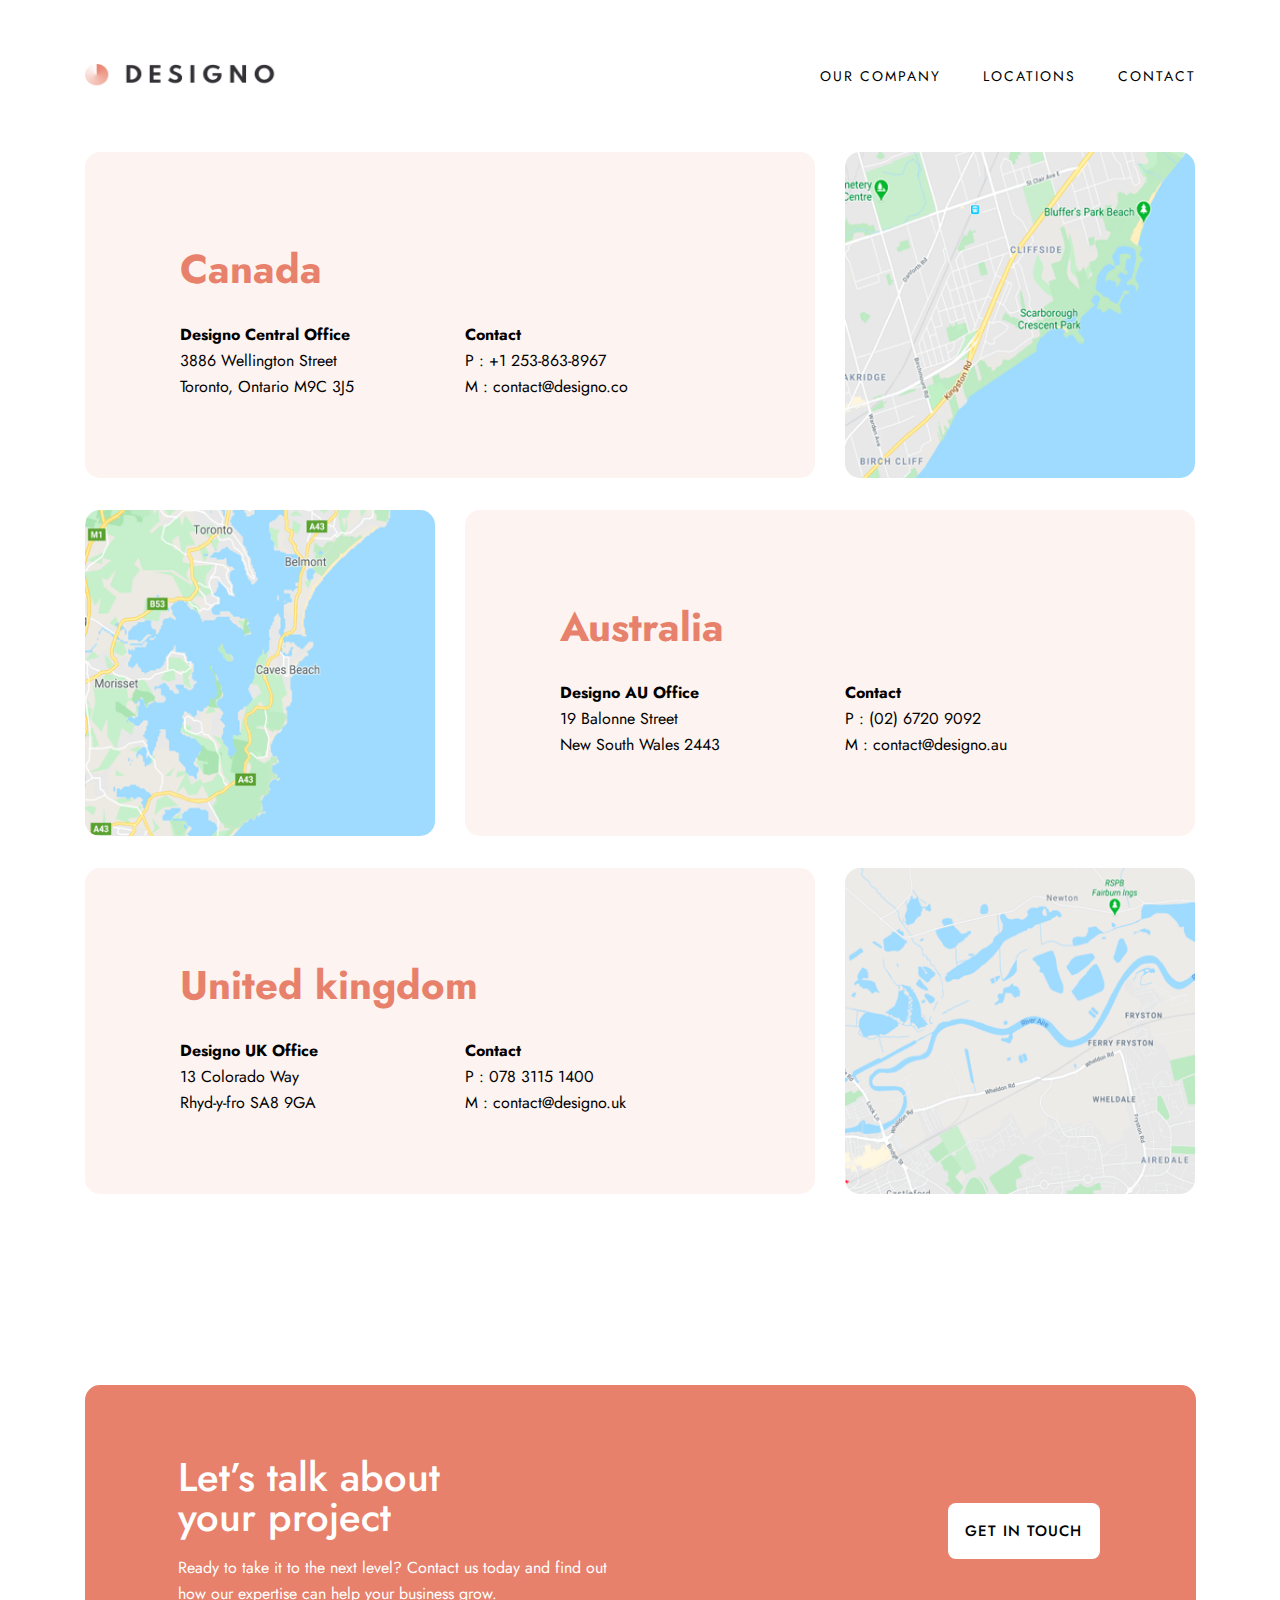
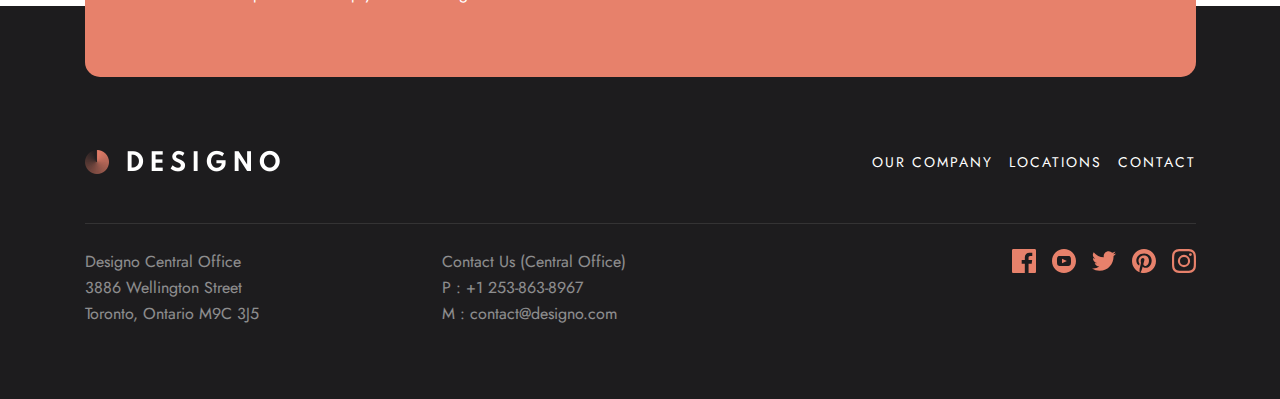
<file: locations.html>
<!DOCTYPE html>
<html lang="en">

<head>
  <meta charset="UTF-8">
  <meta name="viewport" content="width=device-width, initial-scale=1.0">
  <meta name="viewport" content="width=device-width, initial-scale = 1.0, 
  maximum-scale=1.0, user-scalable=no" />
  <link rel="stylesheet" href="style.css">
  <link rel="icon" type="image/png" sizes="32x32" href="./assets/favicon-32x32.png">
  <title>Locations</title>
</head>

<body>
  <div class="container">
    <header>
    <nav>
      <div class="logo">
         <a href="./index.html"><img src="./assets/shared/desktop/logo-dark.png" alt="logo">
        </a>
      </div>
      <button class="hamburger__button">
        <img src="./assets/shared/mobile/icon-hamburger.svg" alt="" class="hamburger__image open">
        <img src="./assets/shared/mobile/icon-close.svg" alt="" class="hamburger__image close">

      </button>
      <ul class="menu">
        <li class="underline"><a target="_blank" href="./about.html">Our Company</a></li>
        <li class="underline"><a target="_blank" href="./locations.html">Locations</a></li>
        <li class="underline"><a target="_blank" href="./contact.html">Contact</a></li>
      </ul>
    </nav>
    </header>
  </div>
<main>
  <section class="map-section">
    <div class="container">
      <div class="map flex space-between flex-reverse">
        <div class="map-location">
          <div class="map-location__textbox  flex-column">
            <h3 class="map__title">Canada</h3>
            <div class="flex flex-column-location">
              <p class="map__description"><span>Designo Central Office</span><br>
                3886 Wellington Street<br>
                Toronto, Ontario M9C 3J5
              </p>
              <p class="map__description map__description-right ">
                <span>Contact</span><br>
                P : +1 253-863-8967<br>
                M : contact@designo.co<br>
              </p>
            </div>
          </div>
        </div>
        <div class="canada__map-image map__image-tablet">
          <img src="./assets/locations/desktop/image-map-canada.png" alt="" class="map__image">
        </div>
      </div>

      <div class="map flex space-between flex-column">
        <div class="australia__map-image map__image-tablet">
          <img src="./assets/locations/desktop/image-map-australia.png" alt="" class="map__image map__image-first">
        </div>
        <div class="map-location">
          <div class="map-location__textbox flex-column">
            <h3 class="map__title">Australia
            </h3>
            <div class="flex flex-column-location">
              <p class="map__description"><span> Designo AU Office
                </span><br>
                19 Balonne Street
                <br>
                New South Wales 2443
              </p>
              <p class="map__description map__description-right ">
                <span>Contact</span><br>

                P : (02) 6720 9092
                <br>
                M : contact@designo.au<br>
              </p>
            </div>
          </div>
        </div>
      </div>
      <div class="map flex space-between flex-reverse">
        <div class="map-location">
          <div class="map-location__textbox flex-column">
            <h3 class="map__title">United kingdom</h3>
            <div class="flex flex-column-location">
              <p class="map__description "><span>
                  Designo UK Office
                </span><br>
                13 Colorado Way
                <br>
                Rhyd-y-fro SA8 9GA
              </p>
              <p class="map__description map__description-right ">
                <span>Contact</span><br>
                P : 078 3115 1400
                <br>
                M : contact@designo.uk<br>
              </p>
            </div>
          </div>
        </div>
        <div class="uk__map-image map__image-tablet">
          <img src="./assets/locations/desktop/image-map-united-kingdom.png" alt="" class="map__image">
        </div>
      </div>
    </div>
  </section>

  <section>
    <div class="container">
      <div class="mobile-div mobile-div-web">

        <div class="contact-box-location contact-box">
          <div class="contact__textbox">
            <h1 class="contact__title">Let’s talk about your project</h1>
            <p class="contact__description"> Ready to take it to the next level? Contact us today and find out how our
              expertise can help your business grow.
            </p>
          </div>
          <div>
            <a href='./contact.html'> <button class="contact__btn btn">Get in touch
            </button></a>
          </div>
        </div>
      </div>
    </div>
  </section>
</main>


  <footer class="new__footer">
    <div class="container">
      <div class="footer__content flex flex-column-mobile">
        <div>
            <a href="/index.html"><img src="./assets/shared/desktop/logo-light.png" alt="logo" class="footer__logo">
            </a>         
          </div>
        <div>
          <ul class="flex footer__icons flex-column-mobile">
            <li>
              <a target="_blank" class="footer__links underline" href="./about.html">Our company</a>
            </li>
            <li>
              <a target="_blank" class="footer__links underline" href="./locations.html"> Locations</a>
            </li>
            <li>
              <a target="_blank" class="footer__links underline" href="./contact.html">Contact</a>
            </li>
          </ul>
        </div>
      </div>
      <div class="line">
      </div>
      <div class="footer__bottom flex flex-column-mobile">
        <div class="footer__contact">
          <p>Designo Central Office<br>
            <span>3886 Wellington Street<br>
              Toronto, Ontario M9C 3J5</span>
          </p>
        </div>
        <div class="footer__contact footer__contact--left">
          <p>
            Contact Us (Central Office)<br>
            P : +1 253-863-8967<br>
            M : contact@designo.com</p>
        </div>
        <div class="footer__icons-box">
          <ul class="footer__icons flex ">
            <li>
              <a href="https://www.facebook.com"><img src="./assets/shared/desktop/icon-facebook.svg" alt="icon-facebook" class="socials" /></a>
            </li>
            <li>
              <a href="https://www.Youtube.com"><img src="./assets/shared/desktop/icon-youtube.svg" alt="icon-youtube" class="socials" /></a>
            </li>
            <li>
              <a href="https://www.twitter.com"><img src="./assets/shared/desktop/icon-twitter.svg" alt="icon-twitter" class="socials" /></a>
            </li>
            <li>
              <a href="https://www.pinterest.com"><img src="./assets/shared/desktop/icon-pinterest.svg" alt="icon-pinterest"
                  class="socials" /></a>
            </li>
            <li>
              <a href="https://www.instagram.com"><img src="./assets/shared/desktop/icon-instagram.svg" alt="icon-instagram" /></a>
            </li>
          </ul>
        </div>
      </div>
    </div>
  </footer>
</body>
</html>
</file>
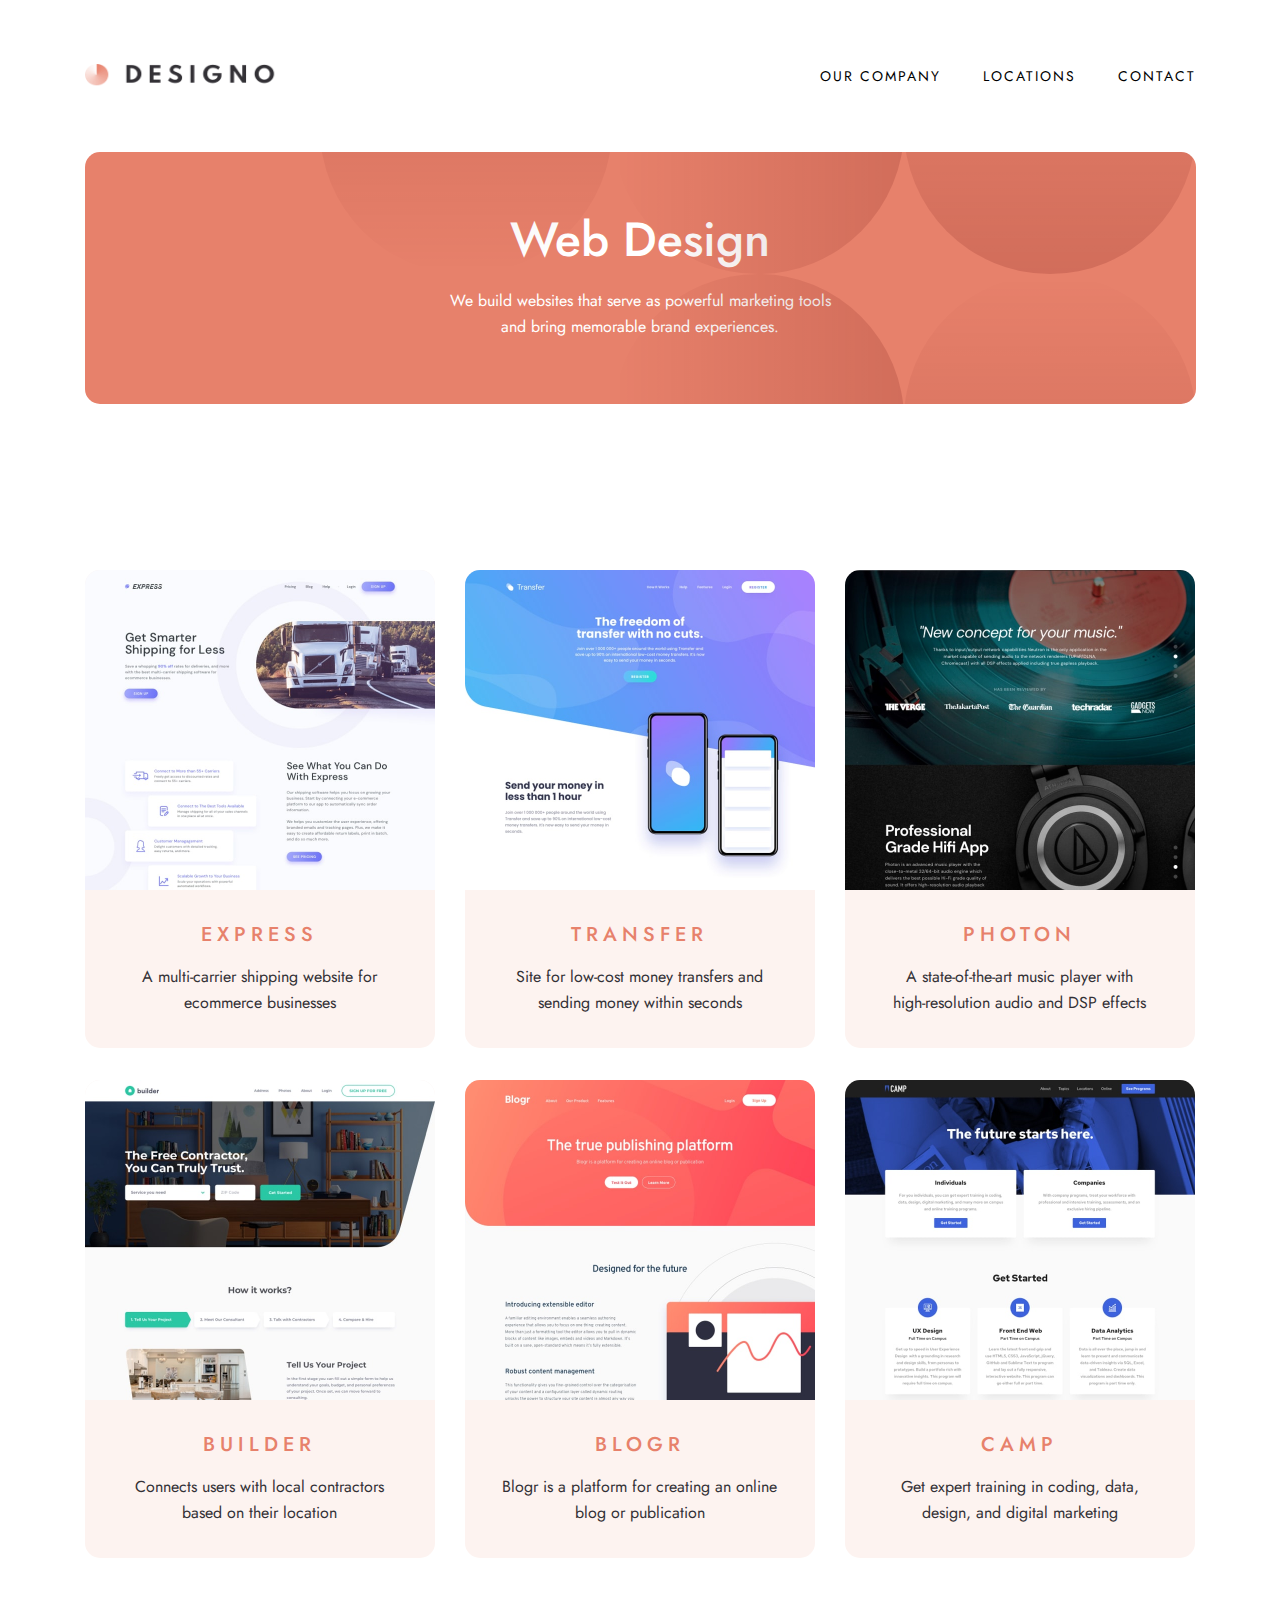
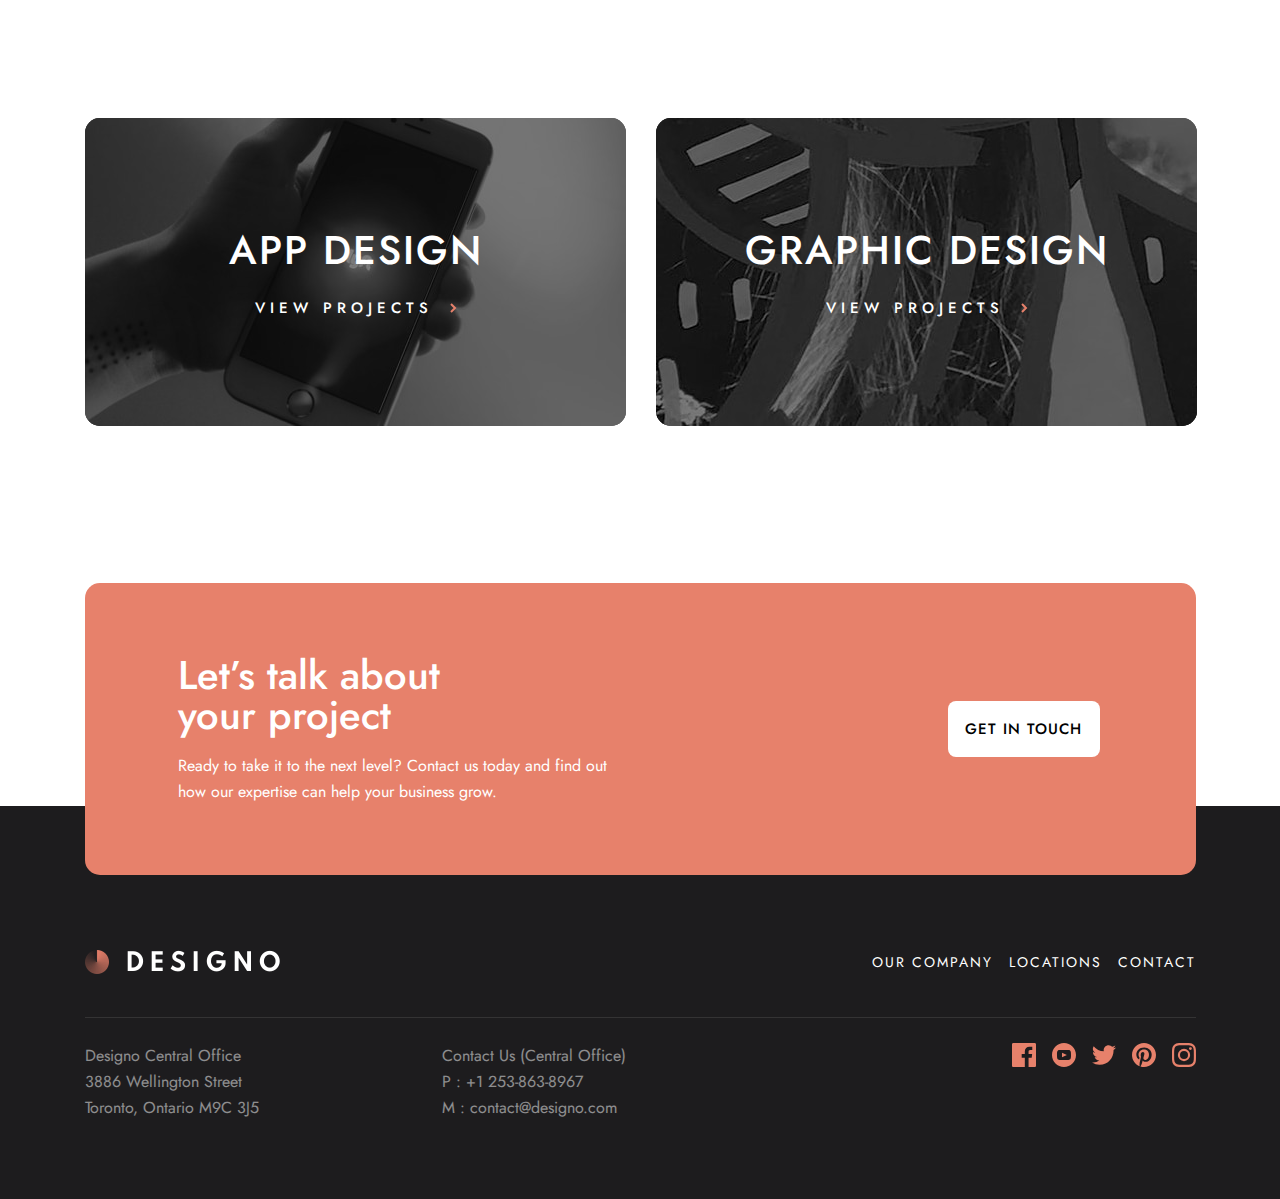
<file: web-design.html>
<head>
  <meta charset="UTF-8">
  <meta name="viewport" content="width=device-width, initial-scale=1.0">
  <meta name="viewport" content="width=device-width, initial-scale = 1.0, 
  maximum-scale=1.0, user-scalable=no" />
  <link rel="icon" type="image/png" sizes="32x32" href="/assets/favicon-32x32.png">
  <title>Web Design</title>
  <link rel="stylesheet" href="style.css">
</head>

<body>

  <div class="container">
    <header>
    <nav>
      <div class="logo">
        <a href="./index.html"><img src="./assets/shared/desktop/logo-dark.png" alt="logo">
        </a>
      </div>
      <button class="hamburger__button">
        <img src="./assets/shared/mobile/icon-hamburger.svg" alt="icon-hamburger" class="hamburger__image open">
        <img src="./assets/shared/mobile/icon-close.svg" alt="hamburger-close" class="hamburger__image close">

      </button>
      <ul class="menu">
        <li class="underline"><a href="./about.html">Our Company</a></li>
        <li class="underline"><a href="./locations.html">Locations</a></li>
        <li class="underline"><a href="./contact.html">Contact</a></li>
      </ul>
    </nav>
    </header>
  </div>

  <main>
  <section class="card-section">
    <div class="container">
      <div class="title-card">
        <div class="center title-card__content">
          <h1 class="white title-card__heading">Web Design</h1>
          <p class="white title-card__description">We build websites that serve as powerful marketing tools<br
              class="none">
            and bring memorable brand experiences.</p>
        </div>
      </div>
    </div>
  </section>

  <section class="showcase">
    <div class="container">
      <div class="showcase__container">
        <div class="showcase__item-1 showcase__card">
          <img src="./assets/web-design/desktop/image-express.jpg" class="showcase__image" alt="">
          <div class="showcase__bottom-card center">
            <h4 class="showcase__title">Express</h4>
            <p class="showcase__description">
              A multi-carrier shipping website for<br> ecommerce businesses</p>
          </div>
        </div>
        <div class="showcase__item-2 showcase__card">
          <img src="./assets/web-design/desktop/image-transfer.jpg" class="showcase__image" alt="">
          <div class="showcase__bottom-card center">
            <h4 class="showcase__title"> Transfer</h4>
            <p class="showcase__description">
              Site for low-cost money transfers and<br> sending money within seconds</p>
          </div>
        </div>
        <div class="showcase__item-3 showcase__card">
          <img src="./assets/web-design/desktop/image-photon.jpg" class="showcase__image" alt="">
          <div class="showcase__bottom-card center">
            <h4 class="showcase__title">Photon</h4>
            <p class="showcase__description">
              A state-of-the-art music player with<br> high-resolution audio and DSP effects
            </p>
          </div>
        </div>
        <div class="showcase__item-4 showcase__card">
          <img src="./assets/web-design/desktop/image-builder.jpg" class="showcase__image" alt="">
          <div class="showcase__bottom-card center">
            <h4 class="showcase__title">Builder</h4>
            <p class="showcase__description">
              Connects users with local contractors<br> based on their location
            </p>
          </div>
        </div>
        <div class="showcase__item-5 showcase__card">
          <img src="./assets/web-design/desktop/image-blogr.jpg" class="showcase__image" alt="">
          <div class="showcase__bottom-card center showcase__card-padding">
            <h4 class="showcase__title">Blogr</h4>
            <p class="showcase__description">
              Blogr is a platform for creating an online<br> blog or publication
            </p>
          </div>
        </div>
        <div class="showcase__item-6 showcase__card">
          <img src="./assets/web-design/desktop/image-camp.jpg" class="showcase__image" alt="">
          <div class="showcase__bottom-card center">
            <h4 class="showcase__title">Camp</h4>
            <p class="showcase__description">
              Get expert training in coding, data,<br> design, and digital marketing
            </p>
          </div>
        </div>
      </div>
    </div>
  </section>


  <section>
    <div class="container">
      <div class="flex projects__two-card">
        <div class="app-design__projects  app-design__image projects__image-div margin-bottom-24px">
          <a href="./app-design.html">
            <img src="/assets/home/desktop/image-app-design.jpg" class="projects__image " alt="">
            <div class="projects__overlay--dark projects__overlay--small projects__overlay--peach"></div>
            <div class="projects__textbox projects__textbox-app">
              <h1 class="projects__title mobile-title">App Design</h2>
                <p class="projects__description"> View Projects <img src="./assets/shared/desktop/icon-right-arrow.svg "
                    class="projects__arrow" alt=""></p>
            </div>
          </a>

        </div>
        <div class="graphic-design__projects graphic-design__image projects__image-div margin-left-30">
          <a href="./graphic-design.html">
            <img src="/assets/home/desktop/image-graphic-design.jpg" class="projects__image" alt="">
            <div class="projects__overlay--dark projects__overlay--small projects__overlay--peach"></div>
            <div class="projects__textbox projects__textbox-graphic">
              <h1 class="projects__title mobile-title">Graphic Design</h2>
                <p class="projects__description"> View Projects <img src="./assets/shared/desktop/icon-right-arrow.svg"
                    class="projects__arrow" alt="">
                </p>
            </div>
          </a>

        </div>
      </div>
    </div>
  </section>

  <section>
    <div class="container">
      <div class="mobile-div mobile-div-web">
        <div class="contact-box contact-box-web contact-box-web-mobile">
          <div class="contact__textbox">
            <h1 class="contact__title">Let’s talk about your project</h1>
            <p class="contact__description"> Ready to take it to the next level? Contact us today and find out how our
              expertise can help your business grow.
            </p>

          </div>
          <div>
            <form method="get" action="./contact.html">
              <button type="submit" class="contact__btn btn">Get in touch</button>
            </form>
          </div>
        </div>
      </div>
    </div>
  </section>
</main>

  <footer class="new__footer">
    <div class="container">
      <div class="footer__content flex flex-column-mobile">
        <div>
          <a href="/index.html"><img src="./assets/shared/desktop/logo-light.png" alt="logo" class="footer__logo">
          </a>        
          </div>
        <div>
          <ul class="flex footer__icons flex-column-mobile">
            <li>
              <a class="footer__links underline" href="./about.html">Our company</a>
            </li>
            <li>
              <a class="footer__links underline" href="./locations.html"> Locations</a>
            </li>
            <li>
              <a class="footer__links underline" href="./contact.html">Contact</a>
            </li>
          </ul>
        </div>
      </div>
      <div class="line">
      </div>
      <div class="footer__bottom flex flex-column-mobile">
        <div class="footer__contact">
          <p>Designo Central Office<br>
            <span>3886 Wellington Street<br>
              Toronto, Ontario M9C 3J5</span>
          </p>
        </div>
        <div class="footer__contact footer__contact--left">
          <p>
            Contact Us (Central Office)<br>
            P : +1 253-863-8967<br>
            M : contact@designo.com</p>
        </div>
        <div class="footer__icons-box">
          <ul class="footer__icons flex ">
              <li>
              <a href="https://www.facebook.com"><img src="./assets/shared/desktop/icon-facebook.svg" alt="icon-facebook" class="socials" /></a>
            </li>
            <li>
              <a href="https://www.Youtube.com" target="_blank"><img src="./assets/shared/desktop/icon-youtube.svg" alt="icon-youtube" class="socials" /></a>
            </li>
            <li>
              <a href="https://www.twitter.com" target="_blank"><img src="./assets/shared/desktop/icon-twitter.svg" alt="icon-twitter" class="socials" /></a>
            </li>
            <li>
              <a href="https://www.pinterest.com" target="_blank"><img src="./assets/shared/desktop/icon-pinterest.svg" alt="icon-pinterest"
                  class="socials" /></a>
            </li>
            <li>
              <a href="https://www.instagram.com" target="_blank"><img src="./assets/shared/desktop/icon-instagram.svg" alt="icon-instagram" /></a>
            </li>
          </ul>
        </div>
      </div>
    </div>
  </footer>
</body>
</html>
</file>
<file: style.css>
@import url("https://fonts.googleapis.com/css2?family=Jost:wght@400;500;600&display=swap");

:root {
    --peach: hsl(11, 73%, 66%);
    --light-peach: hsl(11, 100%, 80%);
    --black: hsl(270, 3%, 11%);
    --dark-gray: hsl(264, 5%, 20%);
    --white: hsl(0, 0%, 100%);
    --light-gray: hsl(210, 17%, 95%);
}
html,
body {
    overflow-x: hidden;
}
* {
    margin: 0;
    padding: 0;
    outline: none;
    -webkit-box-sizing: border-box;
    box-sizing: border-box;
    list-style: none;
    text-decoration: none;
}

a.button {
    -webkit-appearance: button;
    -moz-appearance: button;
    appearance: button;
    display: table-cell;

    text-decoration: none;
    color: initial;
    text-align: center;
    vertical-align: middle;
}
body {
    font-family: "Jost", sans-serif;
}
.container {
    width: 1111px;
    margin: 0 auto;
}
nav {
    margin-top: 64px;
    height: 24px;
    display: flex;
    justify-content: space-between;
}
nav img {
    width: 196px;
    height: 24px;
}
h1 {
    font-family: Jost;
    font-style: normal;
    font-weight: 500;
    font-size: 48px;
    line-height: 48px;
}

p {
    font-family: Jost;
    font-style: normal;
    font-weight: normal;
    font-size: 16px;
    line-height: 26px;
    color: #fff;
}
a {
    color: inherit;
}

.menu {
    display: flex;
    font-size: 20px;
    height: 14px;
    align-self: center;
    justify-content: center;
}

.underline:hover {
    text-decoration: underline;
}

nav li {
    margin-left: 42px;
    text-transform: uppercase;
    font-size: 14px;
    line-height: 14px;
    letter-spacing: 2px;
}

.card {
    margin-top: 67px;
    height: 640px;
    background-color: var(--peach);
    border-radius: 15px;
    overflow: hidden;
    position: relative;
}

.card__hero {
    color: #fff;
    width: 540px;
    height: 350px;
    padding-left: 95px;
    padding-top: 145px;
}

.card__title {
    width: 540px;
    height: 165px;
}

.card__description {
    margin-top: 11px;
}

.card__btn {
    margin-top: 40px;
}

.card__image {
    position: absolute;
    left: 570px;
    top: -30px;
    overflow: hidden;
}

.card::after {
    content: url(/assets/home/desktop/bg-pattern-hero-home.svg);
    position: absolute;
    width: 1110px;
    height: 640px;
    left: 465px;
    top: 0px;
}

.grid__container {
    margin-top: 160px;
    display: grid;
    grid-template-columns: 1fr 1fr;
    grid-template-rows: 1fr 1fr;
    gap: 0px 30px;
    margin-bottom: 135px;
    grid-template-areas:
        "Web-design__projects app-design__projects"
        "Web-design__projects graphic-design__projects";
}
.web-design__projects {
    grid-area: Web-design__projects;
    position: relative;
    border-radius: 5px;
}
.projects__image {
    border-radius: 15px;
    background-color: black;
}
.app-design__projects {
    grid-area: app-design__projects;
    position: relative;
    border-radius: 5px;
    margin-bottom: 19px;
}
.graphic-design__projects {
    grid-area: graphic-design__projects;
    position: relative;
    border-radius: 5px;
}

.projects__textbox {
    width: 268px;
    height: 94px;
    position: absolute;
    top: 0;
    left: 0px;
    display: flex;
    justify-content: center;
    flex-direction: column;
    align-items: center;
    color: #fff;
    pointer-events: none;
}

.projects__textbox-web {
    margin-top: 273px;
    margin-left: 137px;
}

.projects__textbox-web-small {
    width: 270px;
    margin-top: 107px;
    margin-left: 144px;
}

.projects__textbox-app {
    margin-top: 107px;
    margin-left: 144px;
    width: 254px;
}

.projects__textbox-graphic {
    width: 364px;
    height: 94px;
    margin-top: 107px;
    margin-left: 89px;
}

.projects__overlay--dark {
    position: absolute;
    top: 0px;
    left: 0px;
    background-color: #000;
    opacity: 0.5;
    width: 100%;
    height: 640px;
    border-radius: 15px;
    transition: background-color 0.7s ease;
}

.projects__overlay--small {
    height: 308px;
}
.projects__overlay--peach:hover {
    background-color: var(--peach);
    transition: all 0.7s ease;
}
.app-design__projects,
.Web-design__projects,
.graphic-design__projects {
    cursor: pointer;
}

.project__text-app,
.project__text-graphic,
.project__text-web {
    pointer-events: none;
}
.projects__title {
    margin-bottom: 23px;
    text-transform: uppercase;
    letter-spacing: 2px;
    font-size: 40px;
}

.projects__description {
    font-size: 15px;
    line-height: 22px;
    letter-spacing: 5px;
    text-transform: uppercase;
    font-weight: 500;
    padding-left: 1px;
}
.projects__arrow {
    padding-left: 7px;
}
.flex-row {
    display: flex;
    flex-direction: row;
    justify-content: center;
}

.skills__card {
    width: 350px;
    height: 412px;
    text-align: center;
    margin-bottom: 380px;
}

.gap {
    margin-right: 30px;
}

.skills__img {
    background-image: url(/assets/shared/desktop/bg-pattern-small-circle.svg);
    background-size: cover;
    margin-bottom: 43px;
}

.skills__title {
    font-weight: 500;
    font-size: 20px;
    line-height: 26px;
    letter-spacing: 5px;
    color: #333136;
    text-transform: uppercase;
    margin-bottom: 32px;
}

.skills__description {
    width: 350px;
    height: 104px;
    text-align: center;
    color: #333136;
}

.contact-box {
    position: absolute;
    width: 1111px;
    height: 292px;
    background: #e7816b;
    border-radius: 15px;
    display: flex;
    justify-content: space-between;
    top: 2327px;
}

.contact__textbox {
    width: 459px;
    height: 174px;
    color: #fff;
    margin-left: 93px;
    margin-top: 72px;
}

.contact__title {
    font-weight: 500;
    font-size: 40px;
    line-height: 40px;
    color: #ffffff;
    height: 98px;
    width: 268px;
}

.contact__btn {
    margin-top: 118px;
    margin-right: 96px;
}

.btn {
    background: #ffffff;
    font-size: 15px;
    line-height: 22px;
    letter-spacing: 1px;
    text-transform: uppercase;
    border-radius: 8px;
    font-family: Jost;
    font-style: normal;
    font-weight: 500;
    text-transform: uppercase;
    width: 152px;
    height: 56px;
    border: none;
    transition: all 0.7s ease;
    transition-property: color, background-color;

    cursor: pointer;
}
.btn:hover {
    color: #fff;
    background-color: #ffad9b;
    transition: all 0.4s ease;
}

.btn-peach {
    background: #e7816b;
    color: #fff;
}

footer {
    width: 100%;
    height: 393px;
    background: #1d1c1e;
}

.footer__logo {
    width: 202px;
    height: 27px;
}
.footer__icons a {
    color: #fff;
    margin-left: 16px;
    text-transform: uppercase;
    font-size: 14px;
    line-height: 14px;
}

.footer__links {
    color: #fff;
    margin-left: 42px;
    text-transform: uppercase;
    font-size: 14px;
    line-height: 14px;
    letter-spacing: 2px;
}
.footer__content {
    padding-top: 144px;
    margin-bottom: 40px;
    justify-content: space-between;
    padding-left: 0;
}

.flex {
    display: flex;
}

.line {
    width: 1111px;
    height: 1px;
    background: #ffffff;
    mix-blend-mode: normal;
    opacity: 0.1;
    margin-bottom: 25px;
}

.footer__bottom {
    justify-content: space-between;
}

.footer__icons {
    position: relative;
    align-items: center;
    justify-content: center;
}

.footer__contact {
    width: 350px;
    height: 78px;
    mix-blend-mode: normal;
    opacity: 0.5;
    font-weight: bold;
}

.footer__contact--left {
    margin-right: 197px;
}
.footer__contact span {
    font-weight: normal;
}
.hamburger__button {
    display: none;
}

@media screen and (min-width: 1200px) {
    .section__card::before {
        content: "";
        position: absolute;
        top: 325px;
        right: unset;
        bottom: unset;
        width: 1006px;
        height: 594px;
        left: 0px;
        top: 475px;
        background: url(/assets/shared/desktop/bg-pattern-leaf.svg);
        z-index: -2;
    }
    .section__skills::after {
        content: "";
        position: absolute;
        top: 1873px;
        right: 0px;
        bottom: unset;
        left: unset;
        width: 1006px;
        height: 594px;
        background: url(/assets/shared/desktop/bg-pattern-leaf.svg);
        z-index: -2;
        -webkit-transform: rotate(180deg);
        transform: rotate(180deg);
        overflow: hidden;
    }
}

.title-card {
    width: 1111px;
    height: 252px;
    background: #e7816b;
    border-radius: 15px;
    margin-top: 64px;
    z-index: 2;
    position: relative;
    overflow: hidden;
    margin-bottom: 166px;
}
.title-card::after {
    content: url(/assets/shared/desktop/bg-pattern-call-to-action.svg);
    position: absolute;
    width: 876px;
    height: 584px;
    right: 0px;
    top: -170px;
    transform: rotate(180deg) scaleX(-1);
}
.title-card__heading {
    font-weight: 500;
    padding-top: 64px;
}

.title-card__description {
    font-size: 16px;
    text-align: center;
    padding-top: 24px;
}
.center {
    text-align: center;
}
.white {
    color: #fff;
}

.showcase__container {
    display: grid;
    width: 1110px;
    height: 988px;
    grid-template-columns: repeat(3, 1fr);
    grid-template-rows: repeat(2, 1fr);
    gap: 32px 30px;
    margin-bottom: 160px;
    grid-template-areas:
        "showcase__item-1 showcase__item-2 showcase__item-3"
        "showcase__item-4 showcase__item-5 showcase__item-6";
}

.showcase__container-x3 {
    display: grid;
    width: 1110px;
    height: 478px;
    grid-template-columns: repeat(3, 1fr);
    grid-template-rows: repeat(2, 1fr);
    gap: 32px 30px;
    margin-bottom: 160px;
    grid-template-areas: "showcase__item-1 showcase__item-2 showcase__item-3";
}
.showcase__item-1 {
    grid-area: showcase__item-1;
    width: 350px;
    height: 478px;
}
.showcase__item-2 {
    grid-area: showcase__item-2;
}
.showcase__item-3 {
    grid-area: showcase__item-3;
}
.showcase__item-4 {
    grid-area: showcase__item-4;
}
.showcase__item-5 {
    grid-area: showcase__item-5;
}
.showcase__item-6 {
    grid-area: showcase__item-6;
}

.showcase__image {
    width: 350px;
    height: 320px;
    position: relative;
    border-top-right-radius: 15px;
    border-top-left-radius: 15px;
}

.showcase__card {
    width: 350px;
    height: 478px;
    background: #fdf3f0;
    border-radius: 15px;
    transition: background-color 0.3s ease;
    cursor: pointer;
}

.showcase__description {
    font-size: 16px;
    line-height: 26px;
    color: #333136;
    text-align: center;
    margin-top: 16px;
}

.showcase__title {
    font-weight: 500;
    font-size: 20px;
    line-height: 26px;
    text-align: center;
    letter-spacing: 5px;
    margin-top: 32px;
    color: #e7816b;
    text-transform: uppercase;
}
.margin-left-30 {
    margin-left: 30px;
}
.showcase__card:hover {
    background-color: #e7816b;
}

.showcase__card:hover .showcase__title,
.showcase__card:hover .showcase__description {
    color: #fff;
}

.projects__two-card {
    width: 1112px;
    height: 308px;
    margin-bottom: 160px;
}

.projects__app-design {
    position: relative;
    border-radius: 5px;
    cursor: pointer;
}

.projects__web-design {
    position: relative;
    border-radius: 5px;
    cursor: pointer;
    color: #fff;
}
.projects__graphic-design {
    position: relative;
    border-radius: 5px;
    margin-left: 30px;
    cursor: pointer;
}

.contact-box-web {
    top: 2183px;
}
.contact-box-app {
    top: 2183px;
}

.contact-box-graphic {
    top: 1673px;
}
.new__footer {
    margin-top: 380px;
}
.new__footer-about {
    margin-top: 220px;
}

.about {
    margin-top: 64px;
    height: 480px;
    background-color: var(--peach);
    border-top-left-radius: 15px;
    border-bottom-left-radius: 15px;
    overflow: hidden;
    position: relative;
    width: 640px;
    margin-bottom: 160px;
}

.about__hero {
    color: #fff;
    width: 540px;
    padding-left: 95px;
    padding-top: 122px;
    width: 540px;
    height: 210px;
}

.about__title {
    width: 540px;
    height: 48px;
    margin-bottom: 32px;
}

.about__description {
    width: 458px;
    height: 130px;
    left: 260px;
    top: 370px;
    font-family: Jost;
    font-style: normal;
    font-weight: normal;
    font-size: 16px;
    line-height: 26px;
    color: #ffffff;
}

.about__image {
    margin-top: 64px;
    border-top-right-radius: 15px;
    border-bottom-right-radius: 15px;
}

.talent__image {
    border-top-left-radius: 15px;
    border-bottom-left-radius: 15px;
    margin-bottom: 160px;
}

.talent {
    background: #fdf3f0;
    width: 637px;
    height: 640px;
    border-top-right-radius: 15px;
    border-bottom-right-radius: 15px;
}

.talent__description {
    color: #000;
    width: 445px;
    font-family: Jost;
    font-style: normal;
    font-weight: normal;
    font-size: 16px;
    line-height: 26px;
    color: #333136;
    margin-left: 94px;
}

.talent__title {
    font-size: 40px;
    color: #e7816b;
    margin-left: 94px;
    margin-top: 154px;
    margin-bottom: 24px;
}

.location__card {
    width: 350px;
    text-align: center;
    margin-bottom: 160px;
}
.location__image {
    margin-bottom: 42px;
}

.location__title {
    margin-bottom: 32px;
    margin-top: 0px;
}

.realdeal {
    border-top-left-radius: 15px;
    border-bottom-left-radius: 15px;
    border-top-right-radius: 0px;
    border-bottom-right-radius: 0px;
}

.realdeal__image {
    border-top-left-radius: 0px;
    border-bottom-left-radius: 0px;
    border-top-right-radius: 15px;
    border-bottom-right-radius: 15px;
}

.contact-box-about {
    top: 2927px;
}

.map-location {
    background: #fdf3f0;
    border-radius: 15px;
    width: 730px;
    height: 326px;
}

.map-section {
    margin-top: 64px;
    margin-bottom: 160px;
}

.map__title {
    font-size: 40px;
    color: #e7816b;
    margin-bottom: 24px;
}
.map-location__textbox {
    margin-top: 88px;
    margin-left: 95px;
}
.map__description {
    color: #000;
    width: 255px;
    height: 78px;
}

.map__description span {
    font-weight: bold;
}
.map__description-right {
    margin-left: 30px;
}

.map__image {
    margin-left: 30px;
    width: 350px;
    height: 326px;
    border-radius: 15px;
    margin-bottom: 26px;
}

.map__image-first {
    margin-left: 0px;
    margin-right: 30px;
}

.contact-box-location {
    top: 1385px;
}

.footer__location {
    margin-top: 348px;
}

.contact-us__card {
    width: 1111px;
    height: 480px;
    background: #e7816b;
    border-radius: 15px;
    margin-top: 64px;
    margin-bottom: 160px;
}

.contact-us__textbox {
    width: 540px;
    height: 184px;
    padding-left: 95px;
    padding-top: 135px;
}

.contact-us__title {
    margin-bottom: 32px;
    color: #fff;
}

.contact-us__form {
    width: 380px;
    height: 371px;
    margin-top: 55px;
    margin-left: 95px;
}

.form-item {
    border: none;
    color: #ffffff;
    font-family: Jost;
    margin-bottom: 25px;
    width: 380px;
    height: 49px;
    position: relative;
}

input,
textarea {
    background-color: transparent !important;
    border: none;
    outline: none;
    width: 100%;
    border-bottom: 1px solid white;
    color: #ffffff;
    font-weight: 500;
    font-size: 15px;
    line-height: 26px;
    transition: all 0.1s ease;
    resize: none;
    padding-left: 15px;
    position: absolute;
    width: 100%;
}

input:placeholder {
    color: #fff;
    color: #ffffff;
    margin-left: 20px;
    mix-blend-mode: normal;
    opacity: 0.5;
    padding-left: 20px;
}

input:focus {
    border-bottom: 3px solid white;
    transition: all 0.1s ease;
}

::placeholder {
    color: #fff;
    mix-blend-mode: normal;
    opacity: 0.5;
    margin-left: 20px;
    font-family: Jost;
    font-style: normal;
    font-weight: 500;
    font-size: 15px;
    line-height: 26px;
}

.contact__btn-left {
    margin-left: 228px;
    margin-top: 30px;
}

.form-item > p.active {
    display: block;
    pointer-events: none;
}

.form-item > p {
    text-align: right;
    padding-right: 36px;
    position: relative;
    font-weight: 400;
    z-index: 1;
    display: none;
    font-style: italic;
    pointer-events: none;
}

.form-item > p::after {
    content: "";
    position: absolute;
    top: unset;
    right: 8px;
    bottom: unset;
    left: unset;
    width: 20px;
    height: 20px;
    background-image: url(/assets/contact/desktop/icon-error.svg);
}

.footer__contact-page {
    margin-top: 0px;
}

@media screen and (max-width: 1200px) {
    body {
        overflow: hidden;
    }
    nav {
        margin-left: 20px;
        margin-right: 20px;
        justify-content: space-between;
    }
    .card {
        width: 689px;
        height: 843px;
        display: flex;
        justify-content: center;
    }
    .container {
        max-width: 689px;
        width: 689px;
    }
    .card__hero {
        height: 326px;
        width: 573px;
        display: flex;
        flex-flow: column;
        justify-content: center;
        align-items: center;
        position: relative;
        z-index: 1;
        text-align: center;
        margin-top: 60px;
        padding: 0px;
    }
    .card__description {
        width: 445px;
    }

    .card__image {
        position: absolute;
        top: 286px;
        left: 35px;
    }
    .grid__container {
        display: grid;
        grid-template-columns: 1fr;
        grid-template-rows: 1fr 1fr 1fr;
        gap: 24px 0px;
        grid-template-areas:
            "web-design__projects"
            "app-design__projects"
            "graphic-design__projects";
        width: 689px;
        height: 649px;
        margin-top: 120px;
        margin-bottom: 120px;
    }
    .web-design__projects {
        grid-area: web-design__projects;
    }
    .projects__image {
        object-fit: cover;
        width: 689px;
        height: 200px;
    }
    .app-design__projects {
        grid-area: app-design__projects;
        margin: 0;
    }
    .graphic-design__projects {
        grid-area: graphic-design__projects;
    }
    .projects__overlay--small {
        height: 200px;
    }
    .projects__overlay--dark {
        height: 200px;
    }
    .projects__textbox {
        display: flex;
        margin-top: 53px;
        align-items: center;
        justify-content: center;
        text-align: center;
        margin-left: 218px;
    }
    .margin-left-30 {
        margin: 0;
    }
    .margin-bottom-12px {
        margin-bottom: 12px;
    }
    .margin-bottom-24px {
        margin-bottom: 24px;
    }
    .projects__textbox-graphic {
        margin-left: 163px;
    }
    .flex-column {
        flex-direction: column;
    }
    .skills__card {
        display: flex;
        width: 689px;
        height: 202px;
        margin-bottom: 32px;
    }
    .skills__textbox {
        margin-left: 48px;
        width: 439px;
        height: 120px;
        text-align: left;
    }
    .skills__title {
        text-align: left;
    }
    .skills__description {
        text-align: left;
        margin: 0;
        padding: 0;
        width: 439px;
        height: 78px;
    }
    .contact-box {
        width: 690px;
        height: 350px;
        top: 2624px;
        display: flex;
        flex-direction: column;
        justify-content: center;
        align-items: center;
        text-align: center;
    }
    .section__skills {
        margin-bottom: 300px;
    }
    .contact__textbox {
        width: 573px;
        height: 148px;
        margin: 0px;
        padding: 0px;
        display: flex;
        flex-direction: column;
        align-items: center;
    }
    .contact__title {
        margin: 0px;
        padding: 0px;
        width: 335px;
        margin-bottom: 16px;
    }
    .contact__description {
        width: 453px;
    }
    .contact__btn {
        margin: 0px;
        padding: 0px;
        margin-top: 32px;
    }
    .footer__bottom {
        width: 690px;
        height: 78px;
    }
    .footer__contact {
        width: 223px;
        height: 78px;
        margin: 0px;
        padding: 0px;
    }

    .title-card {
        width: 689px;
        height: 252px;
    }
    .showcase__container {
        height: 2030px;
        display: grid;
        grid-template-columns: 1fr;
        grid-template-rows: 1fr 1fr 1fr 1fr 1fr 1fr;
        gap: 32px 0px;
        grid-template-areas:
            "showcase__item-1"
            "showcase__item-2"
            "showcase__item-3"
            "showcase__item-4"
            "showcase__item-5"
            "showcase__item-6";
    }
    .showcase__card {
        width: 689px;
        height: 310px;
        display: flex;
        flex-flow: row;
        justify-content: flex-start;
        align-items: center;
    }
    .showcase__image {
        height: 310px;
        border-top-left-radius: 15px;
        border-top-right-radius: 0px;
        border-bottom-right-radius: 0px;
        border-bottom-left-radius: 15px;
    }
    .showcase__bottom-card {
        position: relative;
        margin: 0px;
        padding: 0px;
        margin-left: 50px;
        text-align: center;
    }
    .showcase__card-padding {
        margin-left: 35px;
    }
    .contact-box-web {
        top: 3298px;
    }
    .projects__two-card {
        display: flex;
        flex-direction: column;
        width: 689px;
        height: 423px;
    }
    .projects__graphic-design {
        margin-left: 0px;
        margin-top: 24px;
    }
    .projects__web-design {
        margin-left: 0px;
        margin-top: 24px;
    }
    .showcase__container-x5 {
        height: 1688px;
        display: grid;
        grid-template-columns: 1fr;
        grid-template-rows: 1fr 1fr 1fr 1fr 1fr;
        gap: 32px 0px;
        grid-template-areas:
            "showcase__item-1"
            "showcase__item-2"
            "showcase__item-3"
            "showcase__item-4"
            "showcase__item-5";
    }
    .showcase__container-x3 {
        height: 1004px;
        grid-template-rows: 1fr 1fr 1fr;
        gap: 32px 0px;
        grid-template-areas:
            "showcase__item-1"
            "showcase__item-2"
            "showcase__item-3";
        margin-bottom: 110px;
    }
    .contact-box-app {
        top: 2956px;
    }

    .contact-box-graphic {
        top: 2222px;
    }
    .flex-reverse {
        flex-direction: column-reverse;
    }
    .about__image-div {
        background-image: url(/assets/about/tablet/image-about-hero.jpg);
    }
    .about__image {
        display: none;
    }
    .about {
        margin: 0;
        padding: 0;
        width: 689px;
        height: 312px;
        margin-bottom: 120px;
        border-top-left-radius: 0px;
        border-bottom-left-radius: 15px;
        border-bottom-right-radius: 15px;
        flex-direction: column;
        align-items: center;
        justify-content: center;
    }

    .about__hero {
        width: inherit;
        height: 148px;
        margin: 0px;
        padding: 0px;
        flex-direction: column;
        align-items: center;
        margin-right: 0px;
        justify-content: center;
        display: flex;
        align-items: center;
        margin-top: 64px;
    }
    .about__title {
        margin: 0px;
        padding: 0px;
        margin-bottom: 16px;
        height: 48px;
        text-align: center;
    }
    .about__description {
        margin: 0px;
        height: 104px;
        width: 573px;
        text-align: center;
    }

    .talent__image-div {
        background-image: url(/assets/about/tablet/image-world-class-talent.jpg);
        margin-top: 0px !important;
    }
    .talent__image {
        display: none;
    }
    .realdeal__image {
        display: none;
    }
    .talent {
        margin: 0;
        padding: 0;
        width: 689px;
        height: 407px;
        margin-bottom: 120px;
        border-top-left-radius: 0px;
        border-top-right-radius: 0px;
        border-bottom-left-radius: 15px;
        border-bottom-right-radius: 15px;
        flex-direction: column;
        align-items: center;
        justify-content: center;
    }
    .talent__textbox {
        width: inherit;
        height: 280px;
        text-align: center;
        justify-content: center;
        display: flex;
        flex-direction: column;
        align-items: center;
        margin-top: 68px;
    }
    .talent__title {
        margin: 0;
        padding: 0;
        width: 573px;
        margin-bottom: 24px;
    }
    .talent__description {
        margin: 0;
        padding: 0;
        width: 573px;
    }
    .location-center {
        justify-content: center;
        align-items: center;
    }
    .location__title {
        text-align: center;
    }
    .realdeal__image-div {
        background-image: url(/assets/about/tablet/image-real-deal.jpg);
    }
    .tablet-image {
        background-repeat: no-repeat;
        border-top-left-radius: 15px;
        border-top-right-radius: 15px;
        margin-top: 64px;
        width: 689px;
        height: 320px;
    }
    .contact-box-about {
        top: 4349px;
    }

    .map__image-tablet {
        background-repeat: no-repeat;
        width: 689px;
        height: 320px;
        margin-bottom: 24px;
        border-radius: 15px;
    }
    .canada__map-image {
        background-image: url(/assets/locations/tablet/image-map-canada.png);
    }
    .uk__map-image {
        background-image: url(/assets/locations/tablet/image-map-uk.png);
    }
    .australia__map-image {
        background-image: url(/assets/locations/tablet/image-map-australia.png);
    }
    .map__image {
        display: none;
    }
    .map-location {
        width: 689px;
        border-radius: 15px;
        margin-bottom: 120px;
    }
    .contact-box-location {
        top: 2637px;
    }
    .contact-us__card {
        width: 689px;
        height: 711px;
        position: relative;
    }
    .contact-us__textbox {
        padding-top: 0px;
        width: 573px;
        margin-top: 71px;
        margin-left: 58px;
        height: 158px;
        padding-left: 0px;
    }
    .contact-us__form {
        margin: 0;
        padding: 0;
        width: 573px;
        height: 291px;
        display: flex;
        margin-left: 58px;
        margin-top: 40px;
    }

    .form-item {
        width: 573px;
    }
    .contact__btn-left {
        position: absolute;
        right: 58px;
        bottom: 73px;
        margin: 0px;
        padding: 0px;
    }

    .skills {
        overflow: auto;
    }
}
@media screen and (max-width: 768px) {
    .menu {
        display: none;
    }
    .container {
        width: 100%;
        max-width: none;
    }
    nav {
        height: 96px;
        margin: 0px;
    }
    .card {
        margin: 0px;
        padding: 0px;
        width: initial;
    }
    .logo {
        margin-top: 35px;
        margin-left: 24px;
    }
    .web-design__image {
        background-image: url(/assets/home/mobile/image-web-design.jpg);
    }
    .app-design__image {
        background-image: url(/assets/home/mobile/image-app-design.jpg);
    }
    .graphic-design__image {
        background-image: url(/assets/home/mobile/image-graphic-design.jpg);
    }
    .projects__image-div {
        width: 327px;
        height: 250px;
        margin-bottom: 24px;
        border-radius: 15px;
        background-repeat: no-repeat;
    }
    .projects__image {
        display: none;
    }
    .projects__overlay--dark {
        width: 327px;
        height: 250px;
    }

    .mobile-title {
        font-size: 28px;
        line-height: 36px;
        text-align: center;
        letter-spacing: 1.4px;
    }
    .projects__textbox {
        margin-left: 56px;
        margin-top: 90px;
        padding: 0px;
        width: 215px;
        height: 71px;
    }
    .grid__container {
        width: 327px;
        height: 798px;
        margin: auto;
        margin-top: 120px;
        margin-bottom: 120px;
        gap: 0px 0px;
    }
    .projects__textbox-graphic {
        width: 255px;
        margin-left: 36px;
        margin-top: 90px;
    }
    .skills {
        height: 1396px;
        justify-content: initial;
        flex-direction: column;
        -webkit-box-pack: justify;
        -ms-flex-pack: justify;
        justify-content: space-between;
        -webkit-box-align: center;
        -ms-flex-align: center;
        align-items: center;
        flex-flow: column;
    }
    .skills__card {
        flex-direction: column;
        width: 100%;
        height: 412px;
        justify-content: space-between;
        align-items: center;
    }
    .skills__textbox {
        width: 100%;
        height: 162px;
        margin: 0;
        padding: 0;
        text-align: center;
        display: flex;
        flex-direction: column;
        justify-content: center;
        align-items: center;
    }
    .gap {
        margin-right: 0;
    }
  
    .skills__description {
        text-align: center;
        width: 327px;
    }
    .skills__title {
        text-align: center;
    }
    .card__image {
        position: absolute;
        top: 302px;
    }
    h1 {
        font-size: 32px;
        line-height: 36px;
    }
    .card {
        display: flex;
        flex-direction: column;
        justify-content: center;
        align-items: center;
        border-radius: 0px;
    }
    .card__hero {
        width: 327px;
        margin-top: 80px;
    }
    .card__title {
        width: 327px;
        height: 118px;
    }
    .card__description {
        width: 327px;
    }
    .card__image {
        position: absolute;
        top: 302px;
        right: unset;
        bottom: unset;
        left: unset;
    }
    .mobile-div {
        width: 100%;
        height: 50%;
        display: flex;
        flex-flow: row;
        justify-content: center;
        align-items: center;
    }
    .contact-box {
        width: 327px;
        height: 379px;
        top: 3394px;
        display: flex;
        justify-content: center;
        align-items: center;
    }
    .contact__title {
        font-weight: 500;
        font-size: 32px;
        line-height: 36px;
        text-align: center;
        margin: 0;
        padding: 0;
        width: 279px;
    }
    .contact__textbox {
        width: 279px;
        height: 163px;
    }
    .contact__description {
        width: 279px;
    }
    footer {
        height: 815px;
    }
    .footer__content {
        justify-content: center;
        align-items: center;
        padding-top: 147px;
    }
    .footer__links {
        margin: 0;
        padding: 0;
        text-align: center;
    }
    .footer__icons li {
        margin-top: 20px;
    }
    .line {
        display: none;
    }
    .footer__logo {
        margin-bottom: 45px;
    }
    .footer__bottom {
        width: 100%;
        height: unset;
        display: flex;
        flex-flow: column;
        justify-content: center;
        align-items: center;
        margin-top: 40px;
    }
    .footer__contact {
        display: flex;
        align-items: center;
        justify-content: center;
        width: 327px;
        text-align: center;
        margin-bottom: 40px;
    }
    .footer__contact--left {
        margin: 0;
        padding: 0;
        width: 327px;
    }
    .title-card {
        width: initial;
        height: 320px;
        border-radius: 0px;
        overflow: visible;
        margin: 0;
        padding: 0;
        display: flex;
        justify-content: center;
    }
    .title-card::after {
        display: none;
    }
    .title-card__heading {
        padding-top: 105px;
    }
    .title-card__content {
        width: 327px;
    }
    .title-card__description {
        font-size: 15px;
        line-height: 25px;
        text-align: center;
    }
    .none {
        display: none;
    }
    .showcase__container {
        width: unset;
        height: 3068px;
        display: flex;
        flex-flow: column nowrap;
        justify-content: space-between;
        align-items: center;
        margin-top: 96px;
    }
    .showcase__card {
        width: 327px;
        height: 478px;
        display: -webkit-box;
        display: -ms-flexbox;
        display: flex;
        -webkit-box-orient: vertical;
        -webkit-box-direction: normal;
        -ms-flex-flow: column;
        flex-flow: column;
        -webkit-box-pack: start;
        -ms-flex-pack: start;
        justify-content: flex-start;
        -webkit-box-align: center;
        -ms-flex-align: center;
        align-items: center;
    }
    .showcase__image {
        width: 100%;
        height: 320px;
        border-top-right-radius: 15px;
        border-bottom-left-radius: 0px;
    }
    .showcase__bottom-card {
        margin: 0;
        text-align: center;
    }
    .projects__two-card {
        display: -webkit-box;
        display: -ms-flexbox;
        display: flex;
        -webkit-box-orient: vertical;
        -webkit-box-direction: normal;
        -ms-flex-flow: column;
        flex-flow: column;
        -webkit-box-pack: justify;
        -ms-flex-pack: justify;
        justify-content: space-between;
        -webkit-box-align: center;
        -ms-flex-align: center;
        align-items: center;
        width: unset;
        height: 524px;
        margin-top: 0px;
    }
    .projects__overlay--dark {
        height: 250px;
    }
    .projects__image-div {
        margin-bottom: 0px;
    }
    .margin-top-12 {
        margin-top: 12px;
    }
    .margin-left-30 {
        margin: 0;
    }
    .margin-bottom-12px {
        margin: 0;
    }
    .margin-bottom-24px {
        margin-bottom: 0px;
    }
    .showcase__container {
        margin-bottom: 96px;
    }
    .contact-box-web {
        top: 4296px;
    }
    .mobile-div-web {
        height: unset;
    }
    .new__footer {
        margin-top: 240px;
    }
    .footer__content-web {
        justify-content: center;
        align-items: center;
        padding-top: 207px;
    }

    .showcase__container-x5 {
        height: 2550px;
    }
    .contact-box-app {
        top: 3778px;
    }
    .showcase__container-x3 {
        width: unset;
        height: 1514px;
        display: flex;
        flex-flow: column nowrap;
        justify-content: space-between;
        align-items: center;
        margin-top: 96px;
        margin-bottom: 96px;
    }
    .contact-box-graphic {
        top: 2742px;
    }

    .flex-column-mobile {
        flex-direction: column;
    }
    .footer__icons-box {
        margin-top: 42px;
    }
    .tablet-image {
        height: 320px;
        width: unset;
    }
    .tablet-image {
        margin-top: 0px;
    }
    .about {
        width: 100%;
        height: 395px;
        border-radius: 0px;
        margin-bottom: 0px;
    }
    .map {
        width: 100%;
        height: 714px;
        border-radius: 0px;
        margin-bottom: 0px;
    }
    .talent {
        width: 100%;
        height: 545px;
        border-radius: 0px;
        margin-bottom: 120px;
    }
    .about__image-div {
        background-image: url(/assets/about/tablet/image-about-hero.jpg);
        border-radius: 0px;
        max-width: 100%;
        background-repeat: no-repeat;
        background-position: center;
        background-size: cover;
    }
    .talent__image-div {
        background-image: url(/assets/about/tablet/image-world-class-talent.jpg);
        border-radius: 0px;
        max-width: 100%;
        background-repeat: no-repeat;
        background-position: center;
        background-size: cover;
    }
    .realdeal__image-div {
        background-image: url(/assets/about/tablet/image-real-deal.jpg);
        border-radius: 0px;
        max-width: 100%;
        background-repeat: no-repeat;
        background-position: center;
        background-size: cover;
    }

    .map__image-tablet {
        border-radius: 0px;
        max-width: 100%;
        background-repeat: no-repeat;
        background-position: center;
        background-size: cover;
        height: 320px;
        width: unset;
        margin-bottom: 0px;
    }

    .about__description {
        width: 327px;
        font-size: 15px;
        line-height: 25px;
    }
    .talent__description {
        font-size: 15px;
        line-height: 25px;
        text-align: center;
        width: 327px;
    }
    .talent__title {
        font-weight: 500;
        font-size: 32px;
        line-height: 36px;
        width: 327px;
        margin-top: 115px;
    }
    .location__card {
        margin-bottom: 48px;
    }
    .contact-box-about {
        top: 3953px;
    }
    .map-section {
        margin-top: 0;
    }
    .map-location {
        width: 100%;
        border-radius: 0px;
        margin-bottom: 40px;
        height: 451px;
    }
    .map-location__textbox {
        display: flex;
        margin: 0;
        padding: 0;
        flex-direction: column;
        justify-content: center;
        text-align: center;
        align-items: center;
        margin-top: 80px;
    }
    .flex-column-location {
        flex-direction: column;
    }
    .map__description-right {
        margin: 0;
    }
    .map__description {
        margin-bottom: 24px;
    }
    .contact-box-location {
        top: 2334px;
    }
    .contact-us__card {
        height: 764px;
        width: 100%;
        border-radius: 0;
        display: flex;
        flex-direction: column;
        justify-content: center;
        align-items: center;
        margin-bottom: 120px;
        margin-top: 0px;
    }
    .contact-us__textbox {
        width: 327px;
        height: 185px;
        text-align: center;
        display: flex;
        flex-direction: column;
        justify-content: center;
        align-items: center;
        margin: 0;
        padding: 0;
    }
    .contact-us__form {
        width: 327px;
        height: 387px;
        margin-left: 0px;
    }
    .form-item {
        width: 327px;
    }

    .hamburger__image {
        width: 24px;
        height: 20px;
    }
    .hamburger__button {
        background: none;
        border: none;
        height: 20px;
        margin-top: 35px;
        margin-right: 24px;
        display: block;
        cursor: pointer;
    }
    .footer__icons a {
        margin-left: 0px;
    }
    .socials {
        margin-right: 16px;
    }

    .show {
        display: flex;
        position: absolute;
        top: 0;
        left: 0;
        background-color: #1d1c1e;
        width: 100vw;
        height: 100vh;
        flex-direction: column;
        z-index: 100;
        height: 235px;
        top: 95px;
    }
    nav ul a {
        font-size: 24px;
        line-height: 25px;
        letter-spacing: 2px;
        color: #ffffff;
    }

    nav ul li {
        margin-top: 32px;
    }
    nav ul li:last-child {
        margin-bottom: 48px;
    }
    nav .hamburger__button .close {
        display: none;
    }

    nav .hamburger__button.shown .close {
        display: block;
    }
    nav .hamburger__button.shown .open {
        display: none;
    }
}
</file>
